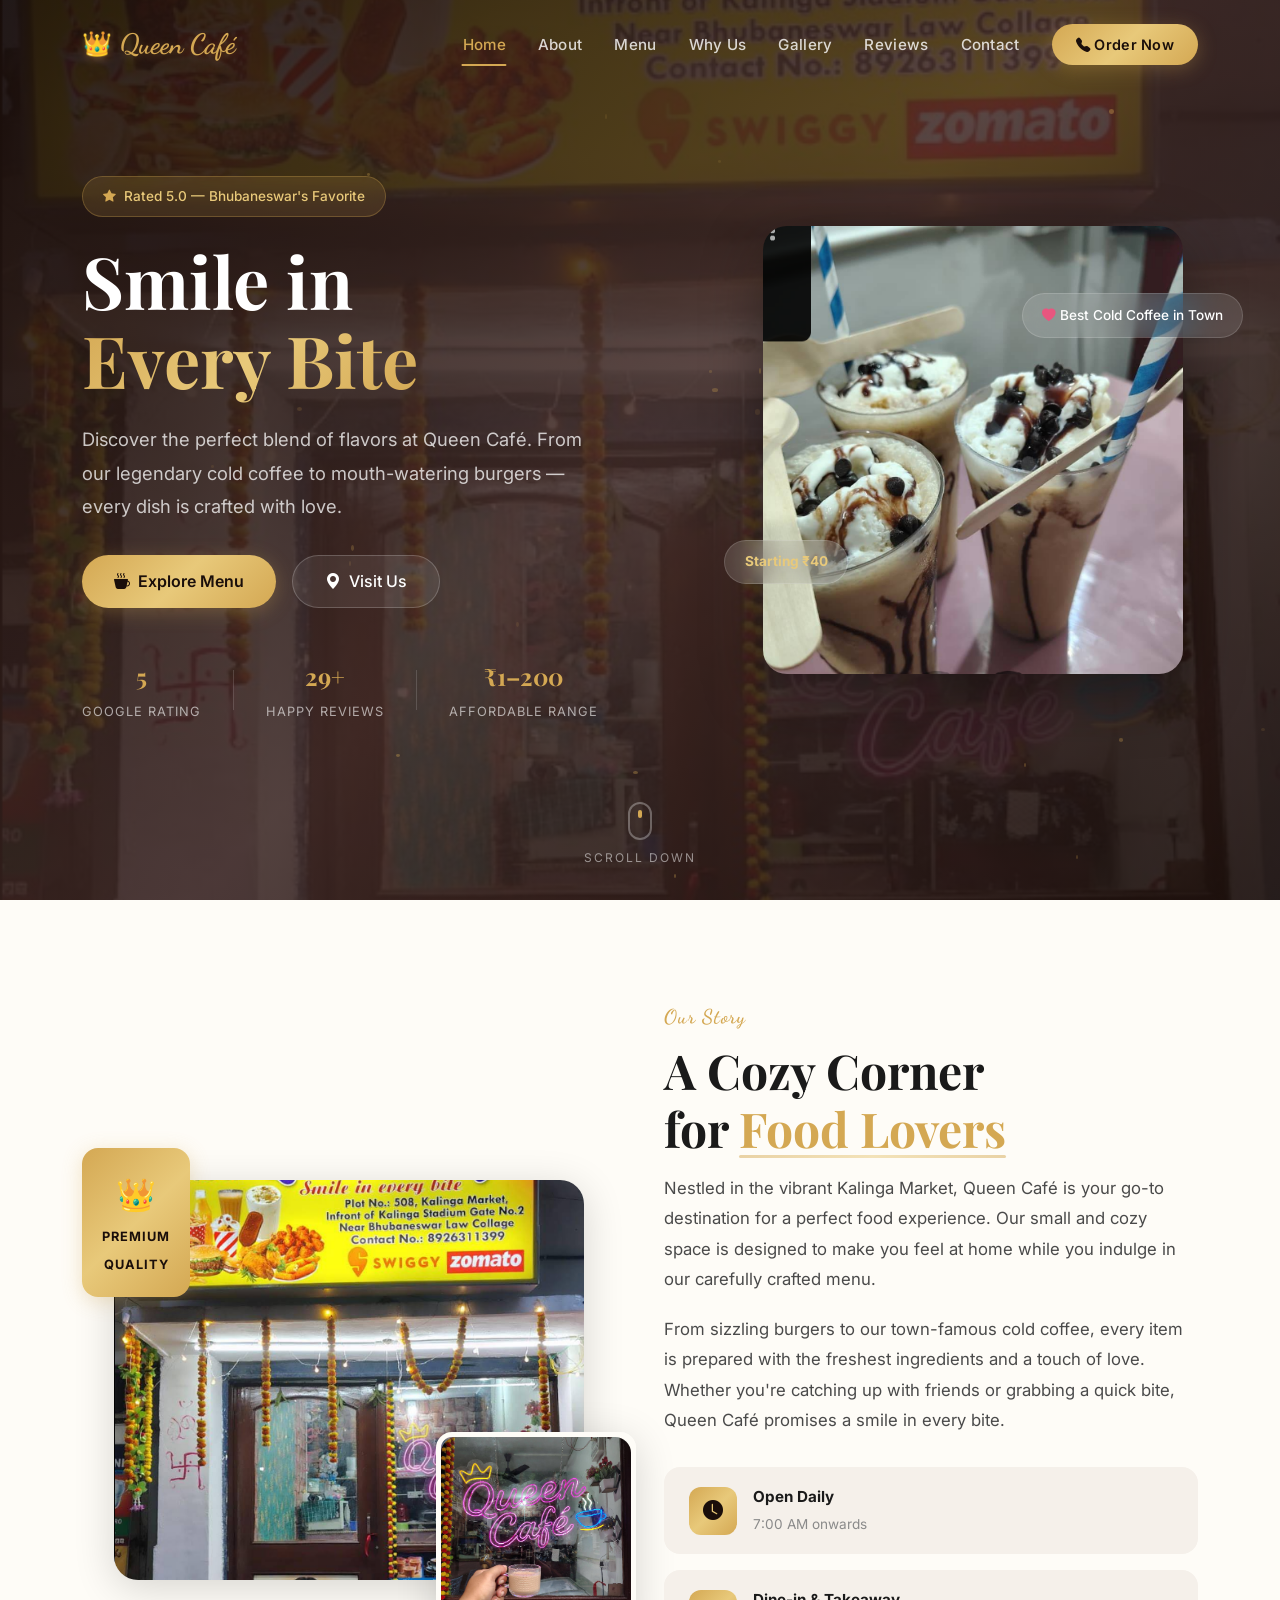
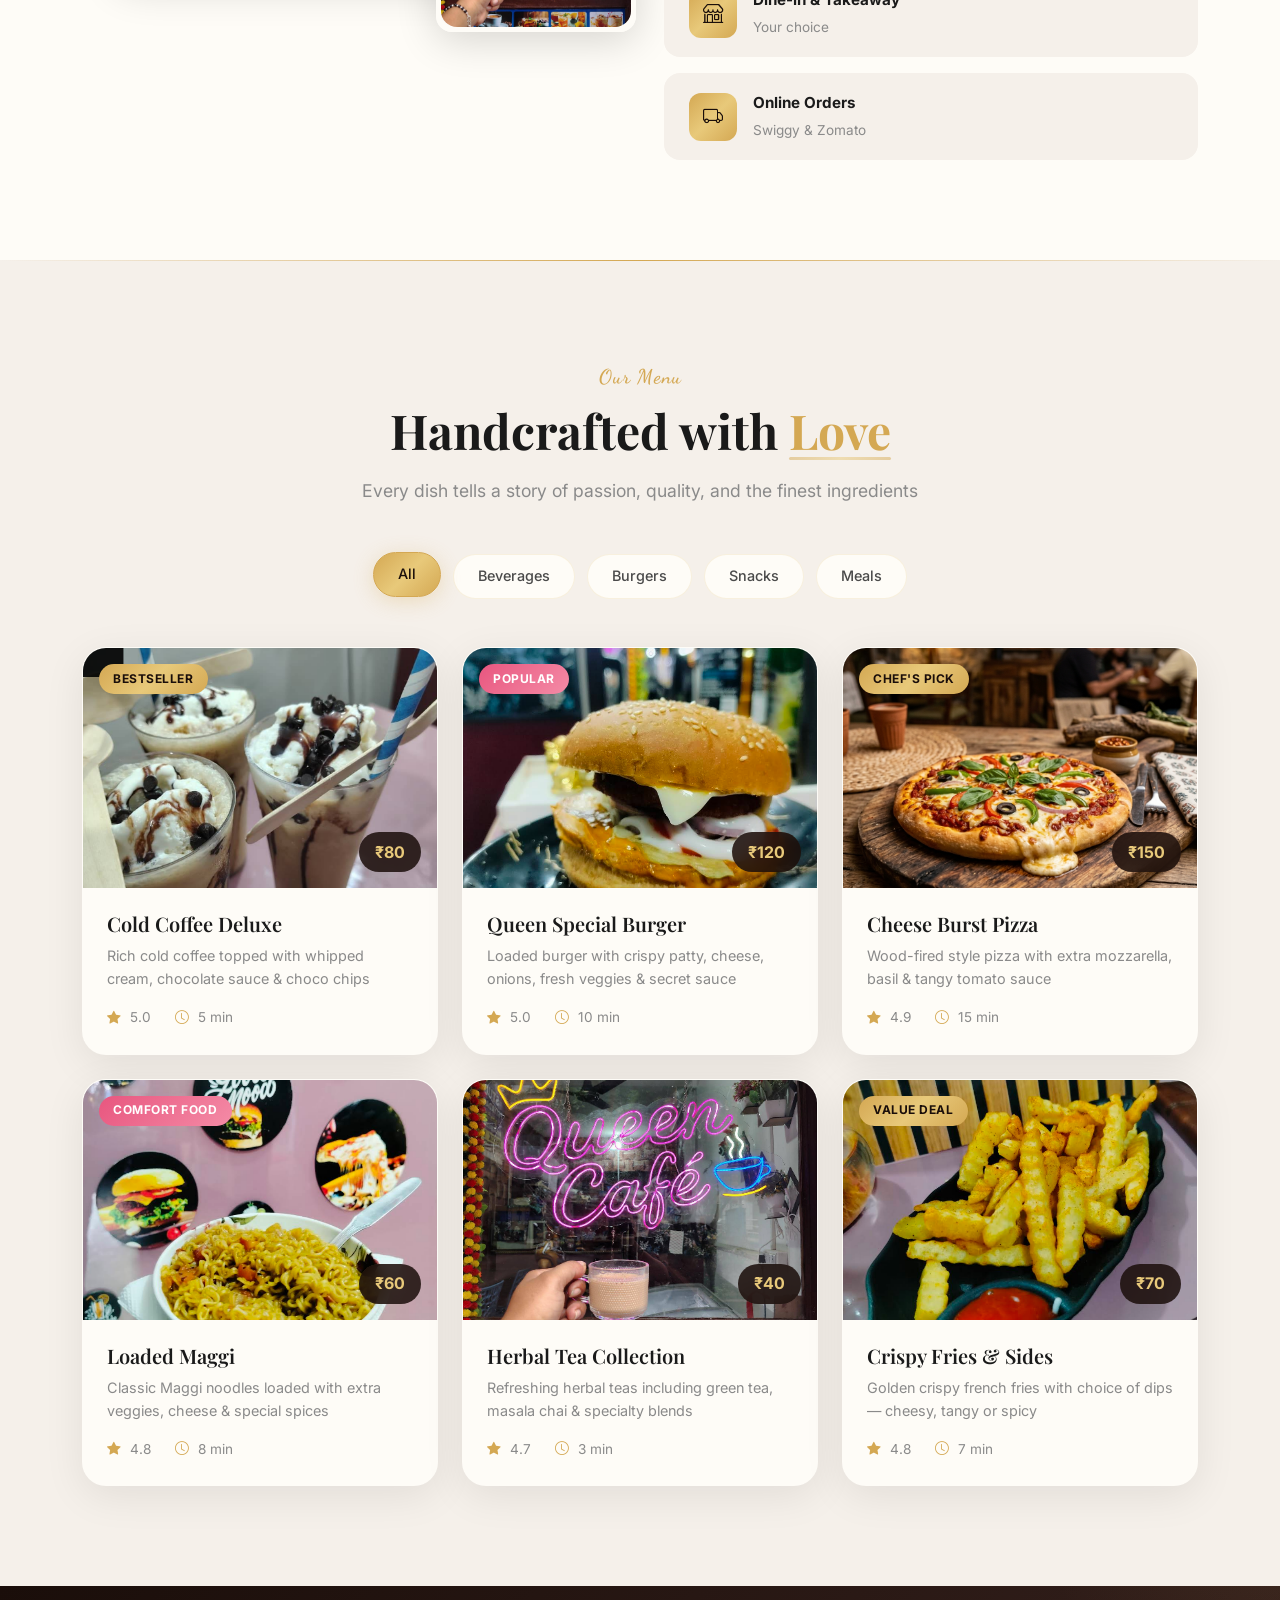
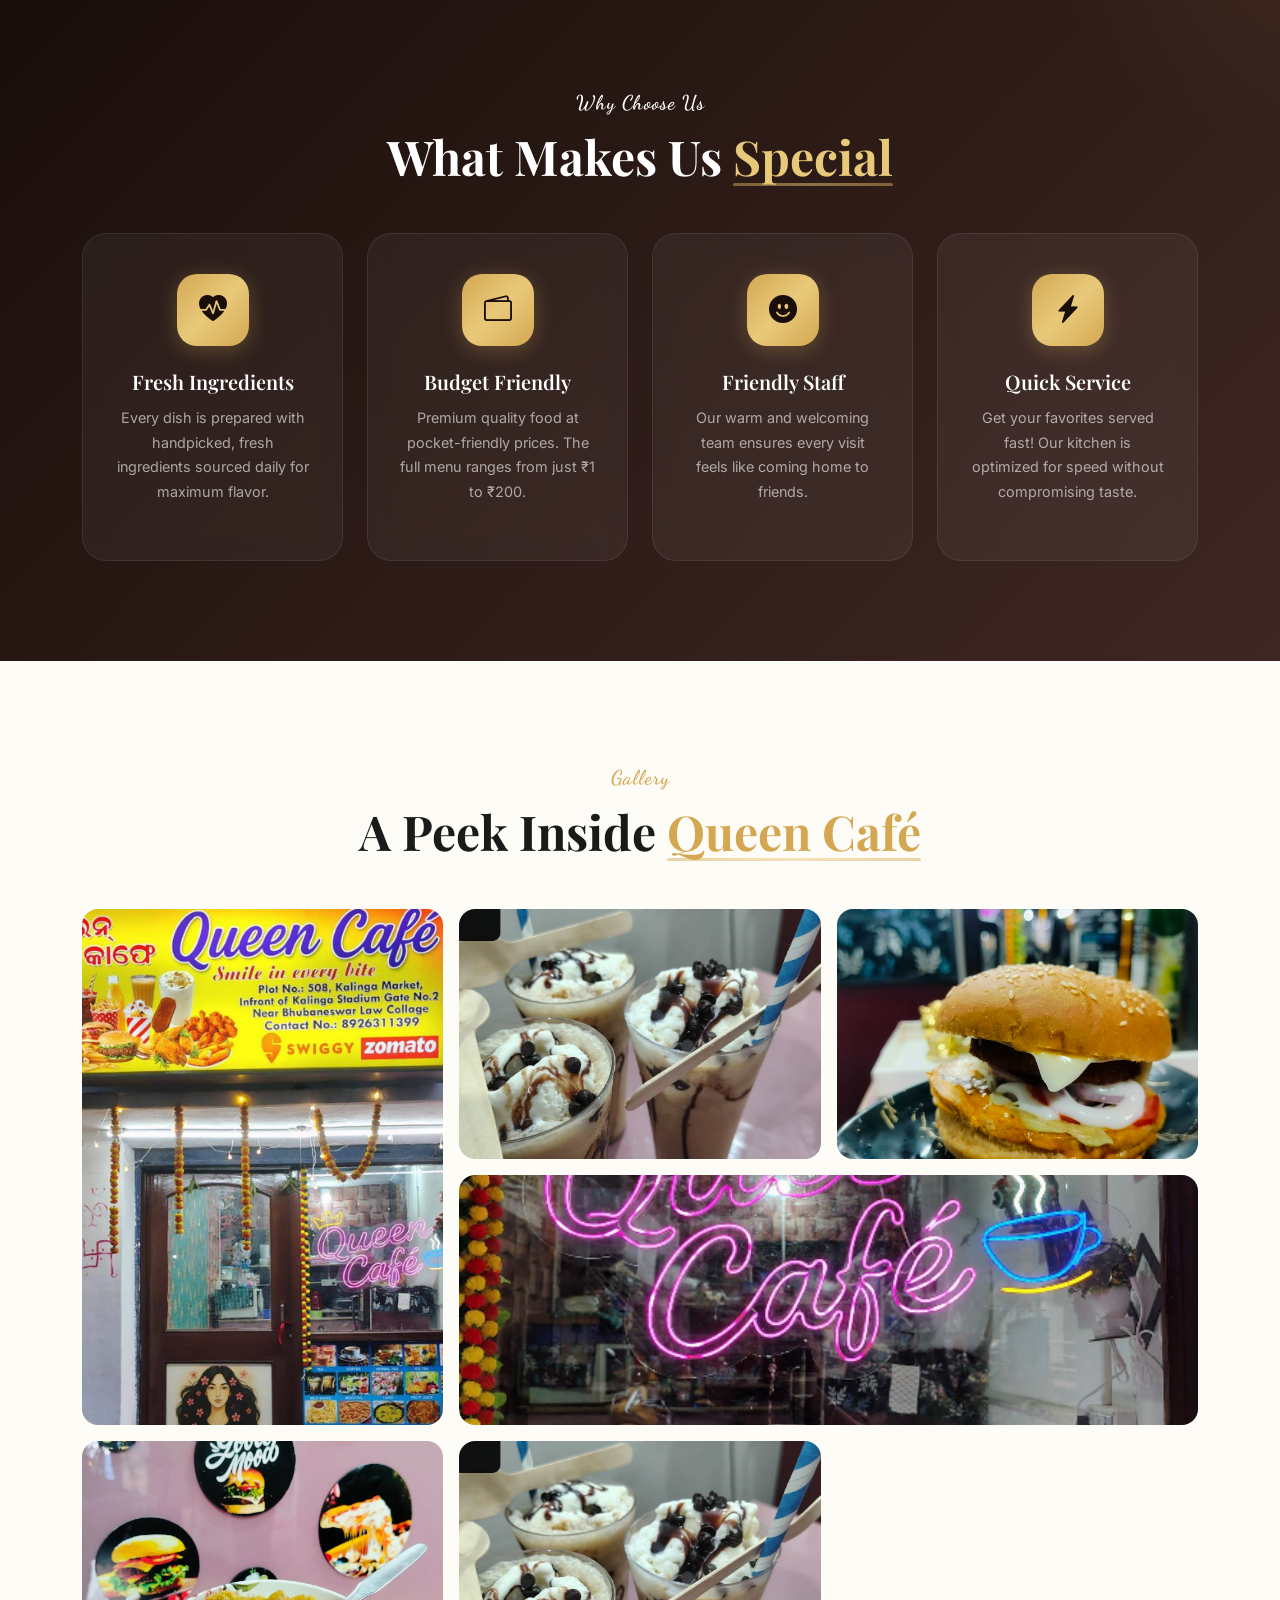
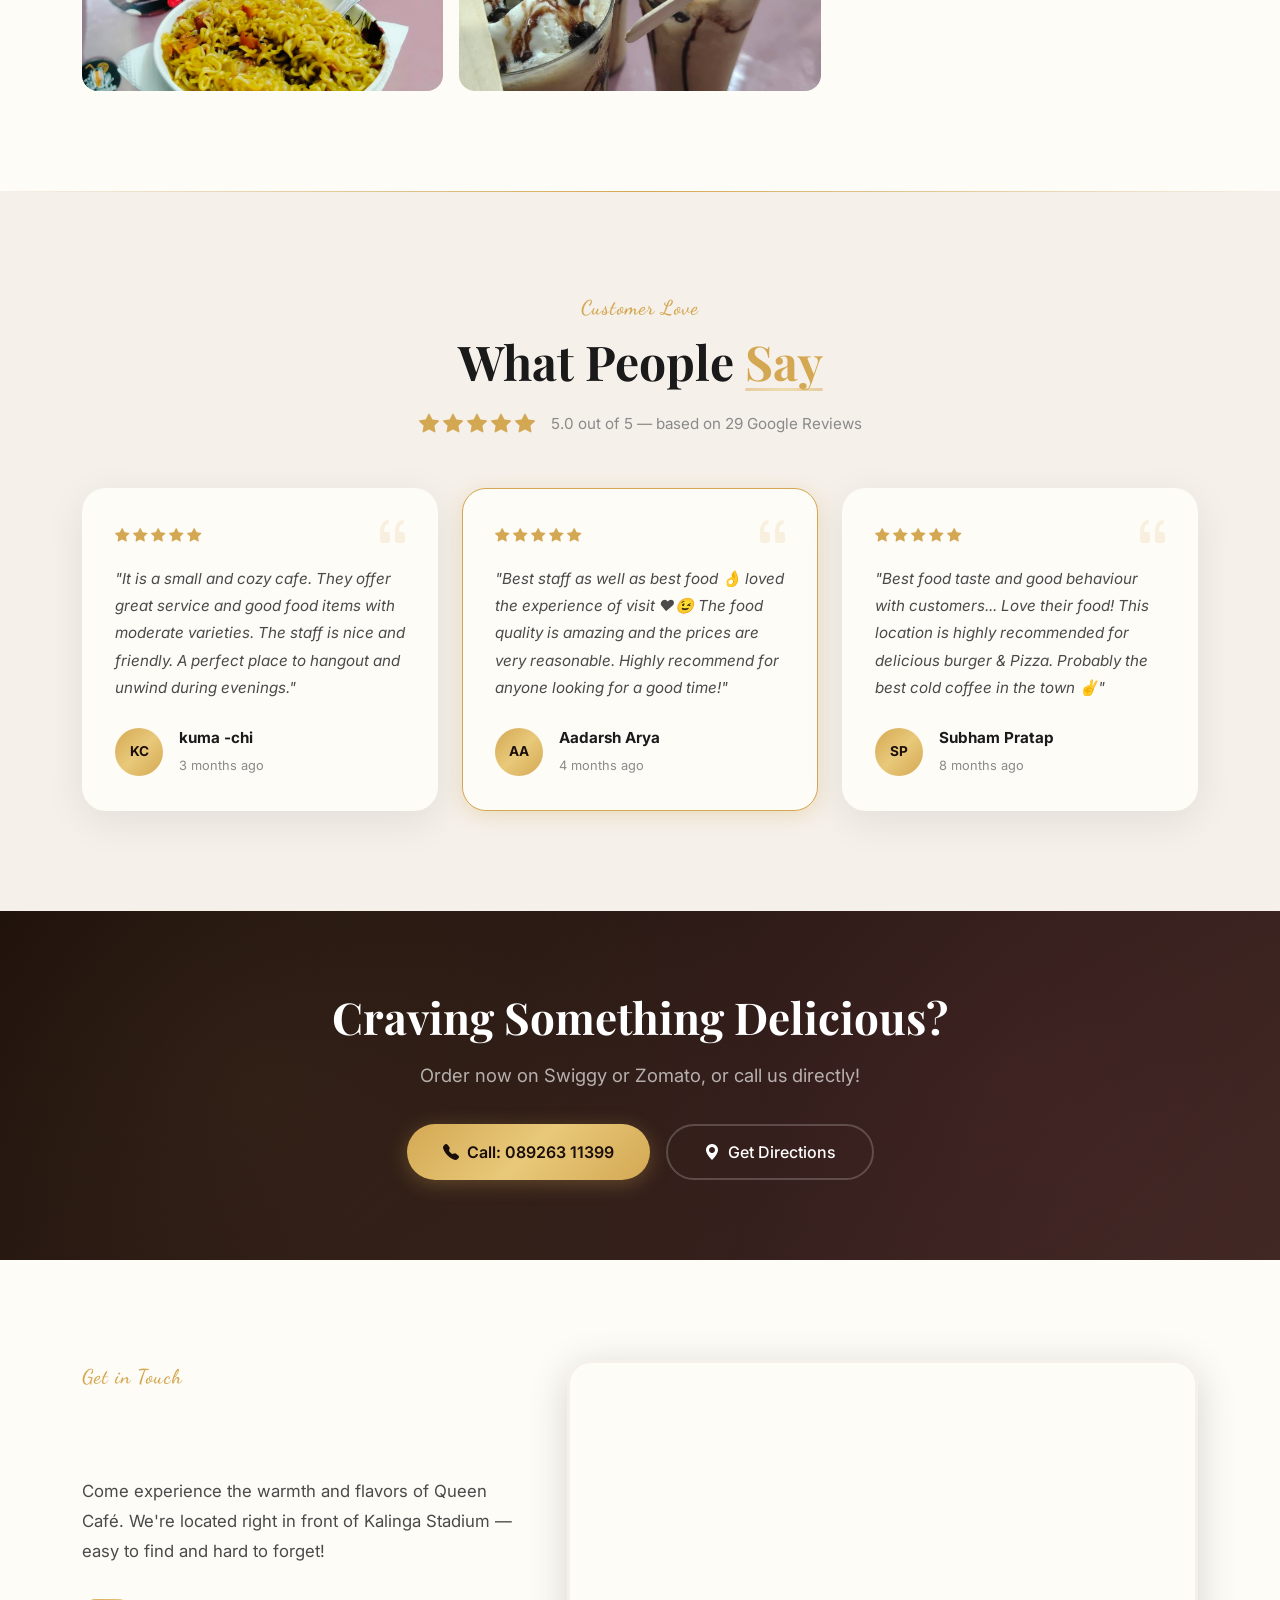
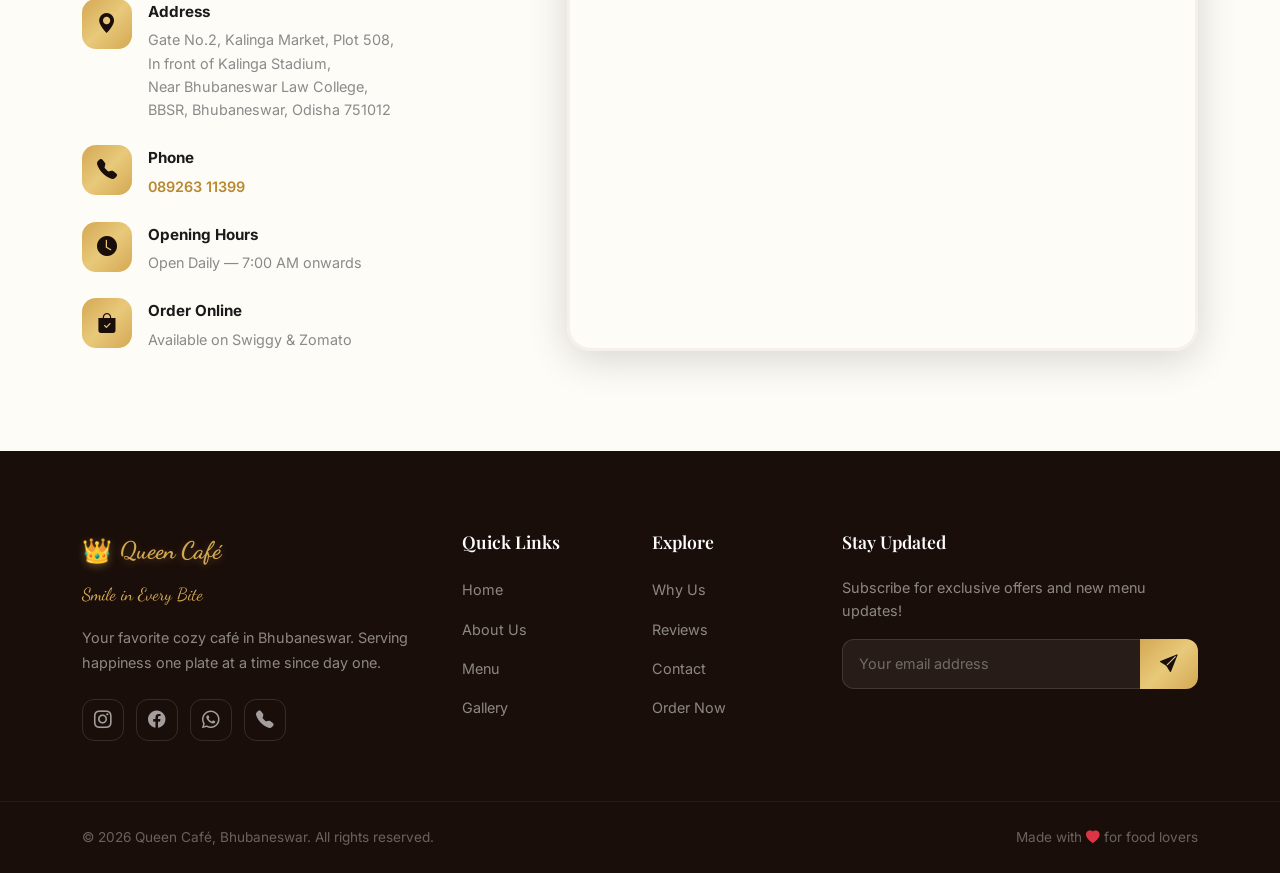
<file: cafe website/index.html>
<!DOCTYPE html>
<html lang="en">
<head>
    <meta charset="UTF-8">
    <meta name="viewport" content="width=device-width, initial-scale=1.0">
    <meta name="description" content="Queen Cafe - Smile in every bite. Bhubaneswar's best cozy cafe for burgers, pizza, cold coffee & more. Located near Kalinga Stadium, BBSR.">
    <meta name="keywords" content="Queen Cafe, Bhubaneswar cafe, coffee shop, burgers, pizza, cold coffee, Kalinga Stadium">
    <title>Queen Café — Smile in Every Bite | Bhubaneswar</title>

    <!-- Bootstrap 5 -->
    <link href="https://cdn.jsdelivr.net/npm/bootstrap@5.3.3/dist/css/bootstrap.min.css" rel="stylesheet">
    <!-- Google Fonts -->
    <link rel="preconnect" href="https://fonts.googleapis.com">
    <link rel="preconnect" href="https://fonts.gstatic.com" crossorigin>
    <link href="https://fonts.googleapis.com/css2?family=Playfair+Display:ital,wght@0,400;0,600;0,700;1,400&family=Inter:wght@300;400;500;600;700&family=Dancing+Script:wght@400;600;700&display=swap" rel="stylesheet">
    <!-- Bootstrap Icons -->
    <link rel="stylesheet" href="https://cdn.jsdelivr.net/npm/bootstrap-icons@1.11.3/font/bootstrap-icons.min.css">
    <!-- Custom CSS -->
    <link rel="stylesheet" href="styles.css">
</head>
<body>

    <!--  NAVBAR  -->
    <nav class="navbar navbar-expand-lg fixed-top" id="mainNav">
        <div class="container">
            <a class="navbar-brand" href="#home" id="navBrand">
                <span class="brand-crown">👑</span>
                <span class="brand-text">Queen Café</span>
            </a>
            <button class="navbar-toggler" type="button" data-bs-toggle="collapse" data-bs-target="#navbarNav" aria-controls="navbarNav" aria-expanded="false" aria-label="Toggle navigation" id="navToggle">
                <span class="toggler-icon"></span>
                <span class="toggler-icon"></span>
                <span class="toggler-icon"></span>
            </button>
            <div class="collapse navbar-collapse" id="navbarNav">
                <ul class="navbar-nav ms-auto">
                    <li class="nav-item"><a class="nav-link active" href="#home" id="navHome">Home</a></li>
                    <li class="nav-item"><a class="nav-link" href="#about" id="navAbout">About</a></li>
                    <li class="nav-item"><a class="nav-link" href="#menu" id="navMenu">Menu</a></li>
                    <li class="nav-item"><a class="nav-link" href="#features" id="navFeatures">Why Us</a></li>
                    <li class="nav-item"><a class="nav-link" href="#gallery" id="navGallery">Gallery</a></li>
                    <li class="nav-item"><a class="nav-link" href="#testimonials" id="navTestimonials">Reviews</a></li>
                    <li class="nav-item"><a class="nav-link" href="#contact" id="navContact">Contact</a></li>
                </ul>
                <a href="tel:+918926311399" class="btn btn-cta ms-lg-3" id="navCTA">
                    <i class="bi bi-telephone-fill"></i> Order Now
                </a>
            </div>
        </div>
    </nav>

    <!--  HERO SECTION  -->
    <section id="home" class="hero-section">
        <div class="hero-overlay"></div>
        <div class="hero-particles" id="heroParticles"></div>
        <div class="container hero-content">
            <div class="row align-items-center min-vh-100">
                <div class="col-lg-7">
                    <div class="hero-badge" id="heroBadge">
                        <i class="bi bi-star-fill"></i> Rated 5.0 — Bhubaneswar's Favorite
                    </div>
                    <h1 class="hero-title" id="heroTitle">
                        Smile in<br>
                        <span class="hero-highlight">Every Bite</span>
                    </h1>
                    <p class="hero-subtitle" id="heroSubtitle">
                        Discover the perfect blend of flavors at Queen Café. From our legendary cold coffee to mouth-watering burgers — every dish is crafted with love.
                    </p>
                    <div class="hero-cta-group">
                        <a href="#menu" class="btn btn-hero-primary" id="heroExploreCTA">
                            <i class="bi bi-cup-hot-fill"></i> Explore Menu
                        </a>
                        <a href="#contact" class="btn btn-hero-secondary" id="heroVisitCTA">
                            <i class="bi bi-geo-alt-fill"></i> Visit Us
                        </a>
                    </div>
                    <div class="hero-stats">
                        <div class="stat-item" id="heroStat1">
                            <span class="stat-number">5.0</span>
                            <span class="stat-label">Google Rating</span>
                        </div>
                        <div class="stat-divider"></div>
                        <div class="stat-item" id="heroStat2">
                            <span class="stat-number">29+</span>
                            <span class="stat-label">Happy Reviews</span>
                        </div>
                        <div class="stat-divider"></div>
                        <div class="stat-item" id="heroStat3">
                            <span class="stat-number">₹1–200</span>
                            <span class="stat-label">Affordable Range</span>
                        </div>
                    </div>
                </div>
                <div class="col-lg-5 d-none d-lg-block">
                    <div class="hero-image-wrapper" id="heroImageWrapper">
                        <div class="hero-image-glow"></div>
                        <img src="images/real-cold-coffee.png" alt="Queen Cafe's signature cold coffee" class="hero-image" id="heroImage">
                        <div class="floating-badge badge-top" id="floatingBadge1">
                            <i class="bi bi-heart-fill"></i> Best Cold Coffee in Town
                        </div>
                        <div class="floating-badge badge-bottom" id="floatingBadge2">
                            <span class="price-tag">Starting ₹40</span>
                        </div>
                    </div>
                </div>
            </div>
        </div>
        <div class="hero-scroll-indicator" id="heroScrollIndicator">
            <a href="#about">
                <div class="scroll-mouse">
                    <div class="scroll-dot"></div>
                </div>
                <span>Scroll Down</span>
            </a>
        </div>
    </section>

    <!--  ABOUT SECTION  -->
    <section id="about" class="about-section section-padding">
        <div class="container">
            <div class="row align-items-center g-5">
                <div class="col-lg-6">
                    <div class="about-image-grid" id="aboutImageGrid">
                        <div class="about-img-main">
                            <img src="images/real-storefront.png" alt="Queen Cafe storefront" class="img-fluid rounded-4">
                        </div>
                        <div class="about-img-float" id="aboutImgFloat">
                            <img src="images/real-neon-sign.png" alt="Queen Cafe neon sign" class="img-fluid rounded-4">
                        </div>
                        <div class="about-experience-badge" id="aboutExpBadge">
                            <span class="exp-number">👑</span>
                            <span class="exp-text">Premium<br>Quality</span>
                        </div>
                    </div>
                </div>
                <div class="col-lg-6">
                    <div class="section-label" id="aboutLabel">Our Story</div>
                    <h2 class="section-title" id="aboutTitle">A Cozy Corner<br>for <span class="text-accent">Food Lovers</span></h2>
                    <p class="section-description" id="aboutDesc">
                        Nestled in the vibrant Kalinga Market, Queen Café is your go-to destination for a perfect food experience. Our small and cozy space is designed to make you feel at home while you indulge in our carefully crafted menu.
                    </p>
                    <p class="section-description" id="aboutDesc2">
                        From sizzling burgers to our town-famous cold coffee, every item is prepared with the freshest ingredients and a touch of love. Whether you're catching up with friends or grabbing a quick bite, Queen Café promises a smile in every bite.
                    </p>
                    <div class="about-features-row">
                        <div class="about-feature" id="aboutFeature1">
                            <div class="feature-icon-sm"><i class="bi bi-clock-fill"></i></div>
                            <div>
                                <strong>Open Daily</strong>
                                <span>7:00 AM onwards</span>
                            </div>
                        </div>
                        <div class="about-feature" id="aboutFeature2">
                            <div class="feature-icon-sm"><i class="bi bi-shop"></i></div>
                            <div>
                                <strong>Dine-in & Takeaway</strong>
                                <span>Your choice</span>
                            </div>
                        </div>
                        <div class="about-feature" id="aboutFeature3">
                            <div class="feature-icon-sm"><i class="bi bi-truck"></i></div>
                            <div>
                                <strong>Online Orders</strong>
                                <span>Swiggy & Zomato</span>
                            </div>
                        </div>
                    </div>
                </div>
            </div>
        </div>
    </section>

    <!--  MENU SECTION  -->
    <section id="menu" class="menu-section section-padding">
        <div class="container">
            <div class="text-center mb-5">
                <div class="section-label" id="menuLabel">Our Menu</div>
                <h2 class="section-title" id="menuTitle">Handcrafted with <span class="text-accent">Love</span></h2>
                <p class="section-subtitle" id="menuSubtitle">Every dish tells a story of passion, quality, and the finest ingredients</p>
            </div>

            <!-- Menu Filter -->
            <div class="menu-filter text-center mb-5" id="menuFilter">
                <button class="filter-btn active" data-filter="all" id="filterAll">All</button>
                <button class="filter-btn" data-filter="beverages" id="filterBeverages">Beverages</button>
                <button class="filter-btn" data-filter="burgers" id="filterBurgers">Burgers</button>
                <button class="filter-btn" data-filter="snacks" id="filterSnacks">Snacks</button>
                <button class="filter-btn" data-filter="meals" id="filterMeals">Meals</button>
            </div>

            <div class="row g-4" id="menuGrid">
                <!-- Menu Item 1 -->
                <div class="col-lg-4 col-md-6 menu-item" data-category="beverages" id="menuItem1">
                    <div class="menu-card">
                        <div class="menu-card-img">
                            <img src="images/real-cold-coffee.png" alt="Cold Coffee with ice cream">
                            <div class="menu-card-badge">Bestseller</div>
                            <div class="menu-card-price">₹80</div>
                        </div>
                        <div class="menu-card-body">
                            <h3>Cold Coffee Deluxe</h3>
                            <p>Rich cold coffee topped with whipped cream, chocolate sauce & choco chips</p>
                            <div class="menu-card-meta">
                                <span><i class="bi bi-star-fill"></i> 5.0</span>
                                <span><i class="bi bi-clock"></i> 5 min</span>
                            </div>
                        </div>
                    </div>
                </div>

                <!-- Menu Item 2 -->
                <div class="col-lg-4 col-md-6 menu-item" data-category="burgers" id="menuItem2">
                    <div class="menu-card">
                        <div class="menu-card-img">
                            <img src="images/real-burger.png" alt="Classic Queen Burger">
                            <div class="menu-card-badge hot">Popular</div>
                            <div class="menu-card-price">₹120</div>
                        </div>
                        <div class="menu-card-body">
                            <h3>Queen Special Burger</h3>
                            <p>Loaded burger with crispy patty, cheese, onions, fresh veggies & secret sauce</p>
                            <div class="menu-card-meta">
                                <span><i class="bi bi-star-fill"></i> 5.0</span>
                                <span><i class="bi bi-clock"></i> 10 min</span>
                            </div>
                        </div>
                    </div>
                </div>

                <!-- Menu Item 3 -->
                <div class="col-lg-4 col-md-6 menu-item" data-category="meals" id="menuItem3">
                    <div class="menu-card">
                        <div class="menu-card-img">
                            <img src="images/cheese-pizza.png" alt="Cheese Burst Pizza">
                            <div class="menu-card-badge">Chef's Pick</div>
                            <div class="menu-card-price">₹150</div>
                        </div>
                        <div class="menu-card-body">
                            <h3>Cheese Burst Pizza</h3>
                            <p>Wood-fired style pizza with extra mozzarella, basil & tangy tomato sauce</p>
                            <div class="menu-card-meta">
                                <span><i class="bi bi-star-fill"></i> 4.9</span>
                                <span><i class="bi bi-clock"></i> 15 min</span>
                            </div>
                        </div>
                    </div>
                </div>

                <!-- Menu Item 4 -->
                <div class="col-lg-4 col-md-6 menu-item" data-category="snacks" id="menuItem4">
                    <div class="menu-card">
                        <div class="menu-card-img">
                            <img src="images/real-noodles.png" alt="Loaded Maggi Noodles">
                            <div class="menu-card-badge hot">Comfort Food</div>
                            <div class="menu-card-price">₹60</div>
                        </div>
                        <div class="menu-card-body">
                            <h3>Loaded Maggi</h3>
                            <p>Classic Maggi noodles loaded with extra veggies, cheese & special spices</p>
                            <div class="menu-card-meta">
                                <span><i class="bi bi-star-fill"></i> 4.8</span>
                                <span><i class="bi bi-clock"></i> 8 min</span>
                            </div>
                        </div>
                    </div>
                </div>

                <!-- Menu Item 5 -->
                <div class="col-lg-4 col-md-6 menu-item" data-category="beverages" id="menuItem5">
                    <div class="menu-card">
                        <div class="menu-card-img">
                            <img src="images/real-neon-sign.png" alt="Queen Cafe Tea & Beverages">
                            <div class="menu-card-price">₹40</div>
                        </div>
                        <div class="menu-card-body">
                            <h3>Herbal Tea Collection</h3>
                            <p>Refreshing herbal teas including green tea, masala chai & specialty blends</p>
                            <div class="menu-card-meta">
                                <span><i class="bi bi-star-fill"></i> 4.7</span>
                                <span><i class="bi bi-clock"></i> 3 min</span>
                            </div>
                        </div>
                    </div>
                </div>

                <!-- Menu Item 6 -->
                <div class="col-lg-4 col-md-6 menu-item" data-category="snacks" id="menuItem6">
                    <div class="menu-card">
                        <div class="menu-card-img">
                            <img src="images/real-fries.png" alt="Crispy Fries with ketchup">
                            <div class="menu-card-badge">Value Deal</div>
                            <div class="menu-card-price">₹70</div>
                        </div>
                        <div class="menu-card-body">
                            <h3>Crispy Fries & Sides</h3>
                            <p>Golden crispy french fries with choice of dips — cheesy, tangy or spicy</p>
                            <div class="menu-card-meta">
                                <span><i class="bi bi-star-fill"></i> 4.8</span>
                                <span><i class="bi bi-clock"></i> 7 min</span>
                            </div>
                        </div>
                    </div>
                </div>
            </div>
        </div>
    </section>

    <!--  FEATURES SECTION  -->
    <section id="features" class="features-section section-padding">
        <div class="container">
            <div class="text-center mb-5">
                <div class="section-label" id="featuresLabel">Why Choose Us</div>
                <h2 class="section-title" id="featuresTitle">What Makes Us <span class="text-accent">Special</span></h2>
            </div>
            <div class="row g-4">
                <div class="col-lg-3 col-md-6" id="featureCard1">
                    <div class="feature-card">
                        <div class="feature-icon">
                            <i class="bi bi-heart-pulse-fill"></i>
                        </div>
                        <h3>Fresh Ingredients</h3>
                        <p>Every dish is prepared with handpicked, fresh ingredients sourced daily for maximum flavor.</p>
                        <div class="feature-glow"></div>
                    </div>
                </div>
                <div class="col-lg-3 col-md-6" id="featureCard2">
                    <div class="feature-card">
                        <div class="feature-icon">
                            <i class="bi bi-wallet2"></i>
                        </div>
                        <h3>Budget Friendly</h3>
                        <p>Premium quality food at pocket-friendly prices. The full menu ranges from just ₹1 to ₹200.</p>
                        <div class="feature-glow"></div>
                    </div>
                </div>
                <div class="col-lg-3 col-md-6" id="featureCard3">
                    <div class="feature-card">
                        <div class="feature-icon">
                            <i class="bi bi-emoji-smile-fill"></i>
                        </div>
                        <h3>Friendly Staff</h3>
                        <p>Our warm and welcoming team ensures every visit feels like coming home to friends.</p>
                        <div class="feature-glow"></div>
                    </div>
                </div>
                <div class="col-lg-3 col-md-6" id="featureCard4">
                    <div class="feature-card">
                        <div class="feature-icon">
                            <i class="bi bi-lightning-charge-fill"></i>
                        </div>
                        <h3>Quick Service</h3>
                        <p>Get your favorites served fast! Our kitchen is optimized for speed without compromising taste.</p>
                        <div class="feature-glow"></div>
                    </div>
                </div>
            </div>
        </div>
    </section>

    <!--  GALLERY SECTION  -->
    <section id="gallery" class="gallery-section section-padding">
        <div class="container">
            <div class="text-center mb-5">
                <div class="section-label" id="galleryLabel">Gallery</div>
                <h2 class="section-title" id="galleryTitle">A Peek Inside <span class="text-accent">Queen Café</span></h2>
            </div>
            <div class="gallery-grid" id="galleryGrid">
                <div class="gallery-item gallery-item-tall" id="galleryItem1">
                    <img src="images/real-storefront.png" alt="Queen Cafe storefront">
                    <div class="gallery-overlay">
                        <i class="bi bi-zoom-in"></i>
                        <span>Our Storefront</span>
                    </div>
                </div>
                <div class="gallery-item" id="galleryItem2">
                    <img src="images/real-cold-coffee.png" alt="Cold coffee specialties">
                    <div class="gallery-overlay">
                        <i class="bi bi-zoom-in"></i>
                        <span>Signature Cold Coffee</span>
                    </div>
                </div>
                <div class="gallery-item" id="galleryItem3">
                    <img src="images/real-burger.png" alt="Queen Cafe burgers">
                    <div class="gallery-overlay">
                        <i class="bi bi-zoom-in"></i>
                        <span>Gourmet Burgers</span>
                    </div>
                </div>
                <div class="gallery-item gallery-item-wide" id="galleryItem4">
                    <img src="images/real-neon-sign.png" alt="Queen Cafe neon sign">
                    <div class="gallery-overlay">
                        <i class="bi bi-zoom-in"></i>
                        <span>Neon Vibes</span>
                    </div>
                </div>
                <div class="gallery-item" id="galleryItem5">
                    <img src="images/real-noodles.png" alt="Queen Cafe noodles">
                    <div class="gallery-overlay">
                        <i class="bi bi-zoom-in"></i>
                        <span>Loaded Maggi</span>
                    </div>
                </div>
                <div class="gallery-item" id="galleryItem6">
                    <img src="images/real-cold-coffee.png" alt="Queen Cafe cold coffee closeup">
                    <div class="gallery-overlay">
                        <i class="bi bi-zoom-in"></i>
                        <span>Cold Coffee Bliss</span>
                    </div>
                </div>
            </div>
        </div>
    </section>

    <!--  TESTIMONIALS SECTION  -->
    <section id="testimonials" class="testimonials-section section-padding">
        <div class="container">
            <div class="text-center mb-5">
                <div class="section-label" id="testimonialsLabel">Customer Love</div>
                <h2 class="section-title" id="testimonialsTitle">What People <span class="text-accent">Say</span></h2>
                <div class="rating-overview" id="ratingOverview">
                    <div class="rating-stars">
                        <i class="bi bi-star-fill"></i>
                        <i class="bi bi-star-fill"></i>
                        <i class="bi bi-star-fill"></i>
                        <i class="bi bi-star-fill"></i>
                        <i class="bi bi-star-fill"></i>
                    </div>
                    <span class="rating-text">5.0 out of 5 — based on 29 Google Reviews</span>
                </div>
            </div>
            <div class="row g-4">
                <div class="col-lg-4 col-md-6" id="testimonialCard1">
                    <div class="testimonial-card">
                        <div class="testimonial-stars">
                            <i class="bi bi-star-fill"></i>
                            <i class="bi bi-star-fill"></i>
                            <i class="bi bi-star-fill"></i>
                            <i class="bi bi-star-fill"></i>
                            <i class="bi bi-star-fill"></i>
                        </div>
                        <p class="testimonial-text">"It is a small and cozy cafe. They offer great service and good food items with moderate varieties. The staff is nice and friendly. A perfect place to hangout and unwind during evenings."</p>
                        <div class="testimonial-author">
                            <div class="author-avatar">KC</div>
                            <div>
                                <strong>kuma -chi</strong>
                                <span>3 months ago</span>
                            </div>
                        </div>
                        <div class="testimonial-quote"><i class="bi bi-quote"></i></div>
                    </div>
                </div>
                <div class="col-lg-4 col-md-6" id="testimonialCard2">
                    <div class="testimonial-card featured">
                        <div class="testimonial-stars">
                            <i class="bi bi-star-fill"></i>
                            <i class="bi bi-star-fill"></i>
                            <i class="bi bi-star-fill"></i>
                            <i class="bi bi-star-fill"></i>
                            <i class="bi bi-star-fill"></i>
                        </div>
                        <p class="testimonial-text">"Best staff as well as best food 👌 loved the experience of visit ❤️😉 The food quality is amazing and the prices are very reasonable. Highly recommend for anyone looking for a good time!"</p>
                        <div class="testimonial-author">
                            <div class="author-avatar">AA</div>
                            <div>
                                <strong>Aadarsh Arya</strong>
                                <span>4 months ago</span>
                            </div>
                        </div>
                        <div class="testimonial-quote"><i class="bi bi-quote"></i></div>
                    </div>
                </div>
                <div class="col-lg-4 col-md-6" id="testimonialCard3">
                    <div class="testimonial-card">
                        <div class="testimonial-stars">
                            <i class="bi bi-star-fill"></i>
                            <i class="bi bi-star-fill"></i>
                            <i class="bi bi-star-fill"></i>
                            <i class="bi bi-star-fill"></i>
                            <i class="bi bi-star-fill"></i>
                        </div>
                        <p class="testimonial-text">"Best food taste and good behaviour with customers... Love their food! This location is highly recommended for delicious burger & Pizza. Probably the best cold coffee in the town ✌️"</p>
                        <div class="testimonial-author">
                            <div class="author-avatar">SP</div>
                            <div>
                                <strong>Subham Pratap</strong>
                                <span>8 months ago</span>
                            </div>
                        </div>
                        <div class="testimonial-quote"><i class="bi bi-quote"></i></div>
                    </div>
                </div>
            </div>
        </div>
    </section>

    <!--  CTA / ORDER BANNER  -->
    <section class="cta-section" id="ctaSection">
        <div class="cta-bg-pattern"></div>
        <div class="container text-center">
            <h2 class="cta-title" id="ctaTitle">Craving Something Delicious?</h2>
            <p class="cta-subtitle" id="ctaSubtitle">Order now on Swiggy or Zomato, or call us directly!</p>
            <div class="cta-buttons" id="ctaButtons">
                <a href="tel:+918926311399" class="btn btn-cta-primary" id="ctaCall">
                    <i class="bi bi-telephone-fill"></i> Call: 089263 11399
                </a>
                <a href="#contact" class="btn btn-cta-outline" id="ctaDirections">
                    <i class="bi bi-geo-alt-fill"></i> Get Directions
                </a>
            </div>
        </div>
    </section>

    <!--  CONTACT SECTION  -->
    <section id="contact" class="contact-section section-padding">
        <div class="container">
            <div class="row g-5">
                <div class="col-lg-5">
                    <div class="section-label" id="contactLabel">Get in Touch</div>
                    <h2 class="section-title" id="contactTitle">Visit <span class="text-accent">Queen Café</span></h2>
                    <p class="section-description" id="contactDesc">Come experience the warmth and flavors of Queen Café. We're located right in front of Kalinga Stadium — easy to find and hard to forget!</p>

                    <div class="contact-info-list">
                        <div class="contact-info-item" id="contactAddress">
                            <div class="contact-icon"><i class="bi bi-geo-alt-fill"></i></div>
                            <div>
                                <strong>Address</strong>
                                <p>Gate No.2, Kalinga Market, Plot 508,<br>In front of Kalinga Stadium,<br>Near Bhubaneswar Law College,<br>BBSR, Bhubaneswar, Odisha 751012</p>
                            </div>
                        </div>
                        <div class="contact-info-item" id="contactPhone">
                            <div class="contact-icon"><i class="bi bi-telephone-fill"></i></div>
                            <div>
                                <strong>Phone</strong>
                                <p><a href="tel:+918926311399">089263 11399</a></p>
                            </div>
                        </div>
                        <div class="contact-info-item" id="contactHours">
                            <div class="contact-icon"><i class="bi bi-clock-fill"></i></div>
                            <div>
                                <strong>Opening Hours</strong>
                                <p>Open Daily — 7:00 AM onwards</p>
                            </div>
                        </div>
                        <div class="contact-info-item" id="contactOrder">
                            <div class="contact-icon"><i class="bi bi-bag-check-fill"></i></div>
                            <div>
                                <strong>Order Online</strong>
                                <p>Available on Swiggy & Zomato</p>
                            </div>
                        </div>
                    </div>
                </div>
                <div class="col-lg-7">
                    <div class="map-wrapper" id="mapWrapper">
                        <iframe
                            src="https://www.google.com/maps/embed?pb=!1m18!1m12!1m3!1d3742.7!2d85.8185!3d20.2831!2m3!1f0!2f0!3f0!3m2!1i1024!2i768!4f13.1!3m3!1m2!1s0x0%3A0x0!2zMjDCsDE2JzU5LjIiTiA4NcKwNDknMDYuNiJF!5e0!3m2!1sen!2sin!4v1"
                            width="100%" height="450" style="border:0;" allowfullscreen="" loading="lazy"
                            referrerpolicy="no-referrer-when-downgrade" title="Queen Cafe Location Map">
                        </iframe>
                    </div>
                </div>
            </div>
        </div>
    </section>

    <!--  FOOTER  -->
    <footer class="footer-section" id="footer">
        <div class="footer-top">
            <div class="container">
                <div class="row g-4">
                    <div class="col-lg-4 col-md-6">
                        <div class="footer-brand" id="footerBrand">
                            <span class="brand-crown">👑</span>
                            <span class="brand-text">Queen Café</span>
                        </div>
                        <p class="footer-tagline">Smile in Every Bite</p>
                        <p class="footer-desc">Your favorite cozy café in Bhubaneswar. Serving happiness one plate at a time since day one.</p>
                        <div class="footer-social" id="footerSocial">
                            <a href="#" aria-label="Instagram" id="socialInstagram"><i class="bi bi-instagram"></i></a>
                            <a href="#" aria-label="Facebook" id="socialFacebook"><i class="bi bi-facebook"></i></a>
                            <a href="#" aria-label="WhatsApp" id="socialWhatsApp"><i class="bi bi-whatsapp"></i></a>
                            <a href="tel:+918926311399" aria-label="Phone" id="socialPhone"><i class="bi bi-telephone-fill"></i></a>
                        </div>
                    </div>
                    <div class="col-lg-2 col-md-6">
                        <h4 class="footer-heading">Quick Links</h4>
                        <ul class="footer-links" id="footerLinks1">
                            <li><a href="#home">Home</a></li>
                            <li><a href="#about">About Us</a></li>
                            <li><a href="#menu">Menu</a></li>
                            <li><a href="#gallery">Gallery</a></li>
                        </ul>
                    </div>
                    <div class="col-lg-2 col-md-6">
                        <h4 class="footer-heading">Explore</h4>
                        <ul class="footer-links" id="footerLinks2">
                            <li><a href="#features">Why Us</a></li>
                            <li><a href="#testimonials">Reviews</a></li>
                            <li><a href="#contact">Contact</a></li>
                            <li><a href="tel:+918926311399">Order Now</a></li>
                        </ul>
                    </div>
                    <div class="col-lg-4 col-md-6">
                        <h4 class="footer-heading">Stay Updated</h4>
                        <p class="footer-newsletter-text">Subscribe for exclusive offers and new menu updates!</p>
                        <form class="footer-newsletter" id="newsletterForm">
                            <div class="input-group">
                                <input type="email" class="form-control" placeholder="Your email address" aria-label="Email" id="newsletterEmail">
                                <button class="btn btn-newsletter" type="submit" id="newsletterSubmit">
                                    <i class="bi bi-send-fill"></i>
                                </button>
                            </div>
                        </form>
                    </div>
                </div>
            </div>
        </div>
        <div class="footer-bottom">
            <div class="container">
                <div class="row align-items-center">
                    <div class="col-md-6">
                        <p class="footer-copyright" id="footerCopyright">© 2026 Queen Café, Bhubaneswar. All rights reserved.</p>
                    </div>
                    <div class="col-md-6 text-md-end">
                        <p class="footer-made" id="footerMade">Made with <i class="bi bi-heart-fill text-danger"></i> for food lovers</p>
                    </div>
                </div>
            </div>
        </div>
    </footer>

    <!--  BACK TO TOP  -->
    <button class="back-to-top" id="backToTop" aria-label="Back to top">
        <i class="bi bi-arrow-up"></i>
    </button>

    <!-- Bootstrap JS -->
    <script src="https://cdn.jsdelivr.net/npm/bootstrap@5.3.3/dist/js/bootstrap.bundle.min.js"></script>
    <!-- Custom JS -->
    <script src="script.js"></script>
</body>
</html>
</file>
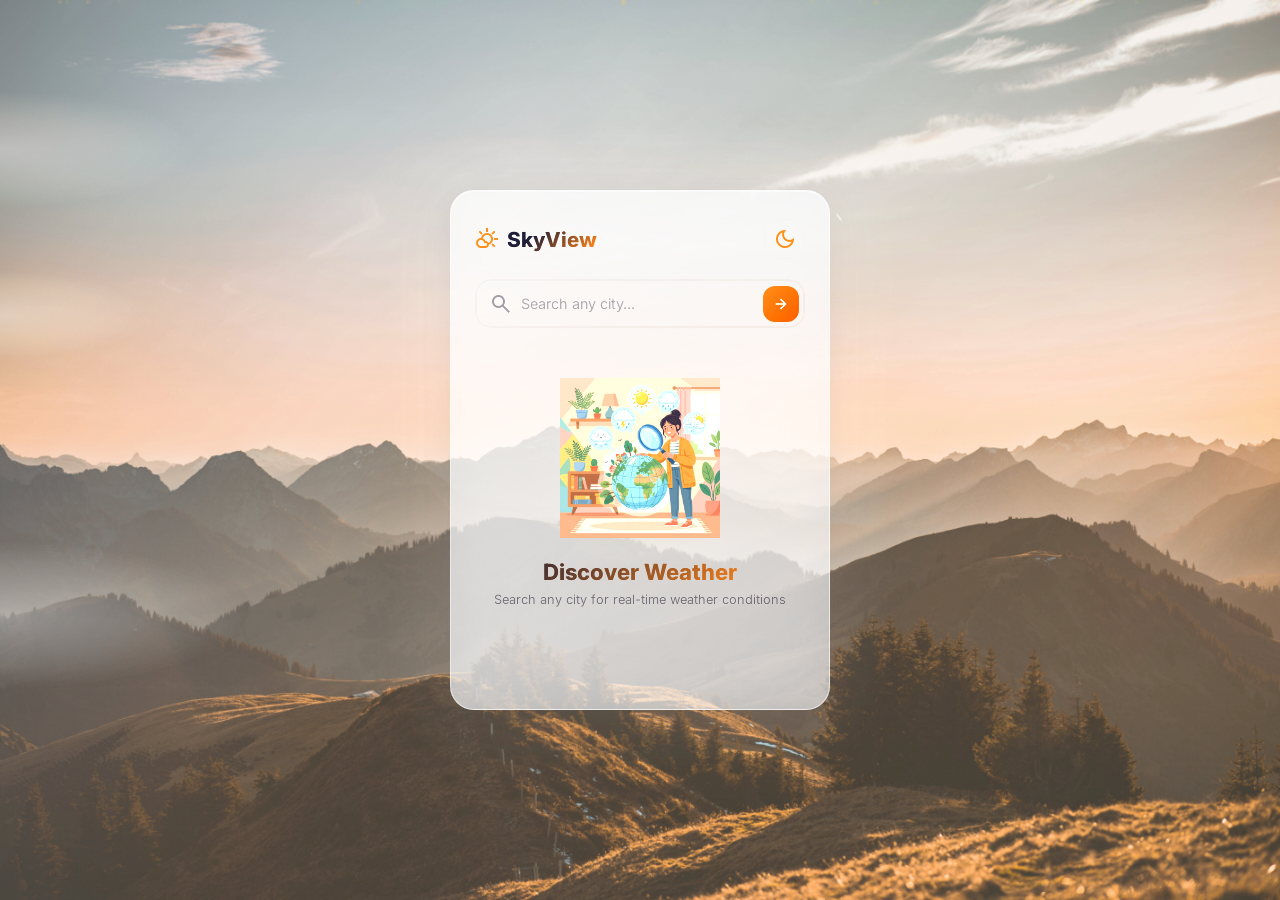
<file: weather app/index.html>
<!DOCTYPE html>
<html lang="en">
<head>
    <meta charset="UTF-8">
    <meta name="viewport" content="width=device-width, initial-scale=1.0">
    <meta name="description" content="SkyView Weather - Real-time weather forecasts for any city">
    <title>SkyView Weather - Real-Time Forecasts</title>
    <link rel="stylesheet" href="style.css">
    <script src="script.js" defer></script>
    <link rel="preconnect" href="https://fonts.googleapis.com">
    <link rel="preconnect" href="https://fonts.gstatic.com" crossorigin>
    <link href="https://fonts.googleapis.com/css2?family=Inter:wght@300;400;500;600;700;800&display=swap" rel="stylesheet">
    <link rel="stylesheet" href="https://fonts.googleapis.com/css2?family=Material+Symbols+Outlined" />
</head>
<body>
    <div class="bg-particles" id="bgParticles"></div>
    <div class="floating-clouds">
        <div class="cloud cloud-1"></div>
        <div class="cloud cloud-2"></div>
        <div class="cloud cloud-3"></div>
    </div>

    <main class="main-container" id="mainContainer">
        <div class="app-header">
            <div class="app-logo">
                <span class="material-symbols-outlined logo-icon">partly_cloudy_day</span>
                <h2 class="app-title">SkyView</h2>
            </div>
            <div class="header-right">
                <button class="theme-toggle" id="themeToggle" aria-label="Toggle theme">
                    <span class="material-symbols-outlined theme-icon" id="themeIcon">dark_mode</span>
                </button>
            </div>
        </div>

        <header class="input-container" id="searchHeader">
            <span class="material-symbols-outlined search-icon-left">search</span>
            <input class="city-input" id="cityInput" placeholder="Search any city..." type="text" autocomplete="off">
            <button class="search-btn" id="searchBtn">
                <span class="material-symbols-outlined">arrow_forward</span>
            </button>
        </header>

        <section class="weather-info" id="weatherInfo" style="display: none;">
            <div class="location-date-container">
                <div class="location">
                    <span class="material-symbols-outlined location-pin">location_on</span>
                    <h4 class="country-txt" id="countryTxt">Jakarta</h4>
                </div>
                <h5 class="current-date-txt regular-txt" id="currentDateTxt">Wed, 07 Aug</h5>
            </div>
            <div class="weather-summary-container">
                <div class="weather-icon-wrapper">
                    <img src="image/cloud.png" class="weather-summary-img" id="weatherSummaryImg" alt="Weather">
                </div>
                <div class="weather-summary-info">
                    <h1 class="temp-txt" id="tempTxt">29 °C</h1>
                    <h3 class="condition-txt regular-txt" id="conditionTxt">Clouds</h3>
                </div>
            </div>
            <div class="weather-conditions-container">
                <div class="condition-item">
                    <div class="condition-icon-wrap"><span class="material-symbols-outlined">water_drop</span></div>
                    <div class="condition-info">
                        <h5 class="regular-txt">Humidity</h5>
                        <h5 class="humidity-value-txt" id="humidityValueTxt">55%</h5>
                    </div>
                </div>
                <div class="condition-item">
                    <div class="condition-icon-wrap"><span class="material-symbols-outlined">air</span></div>
                    <div class="condition-info">
                        <h5 class="regular-txt">Wind Speed</h5>
                        <h5 class="wind-value-txt" id="windValueTxt">2 M/s</h5>
                    </div>
                </div>
                <div class="condition-item">
                    <div class="condition-icon-wrap"><span class="material-symbols-outlined">thermostat</span></div>
                    <div class="condition-info">
                        <h5 class="regular-txt">Feels Like</h5>
                        <h5 class="feels-like-value-txt" id="feelsLikeValueTxt">31 °C</h5>
                    </div>
                </div>
                <div class="condition-item">
                    <div class="condition-icon-wrap"><span class="material-symbols-outlined">speed</span></div>
                    <div class="condition-info">
                        <h5 class="regular-txt">Pressure</h5>
                        <h5 class="pressure-value-txt" id="pressureValueTxt">1013 hPa</h5>
                    </div>
                </div>
            </div>
            <div class="forecast-section">
                <h4 class="forecast-title"><span class="material-symbols-outlined">calendar_month</span> 5-Day Forecast</h4>
                <div class="forecast-scroll-container" id="forecastScroll">
                    <div class="forecast-items-containers" id="forecastItemsContainer"></div>
                </div>
            </div>
        </section>

        <section class="search-city section-message" id="searchCitySection">
            <div class="message-illustration"><img src="image/search-message.png" alt="Search"></div>
            <div class="message-text">
                <h1>Discover Weather</h1>
                <h4 class="regular-txt">Search any city for real-time weather conditions</h4>
            </div>
        </section>

        <section class="not-found section-message" id="notFoundSection" style="display: none">
            <div class="message-illustration"><img src="image/not-found.png" alt="Not found"></div>
            <div class="message-text">
                <h1>City Not Found</h1>
                <h4 class="regular-txt">Please check the city name and try again</h4>
            </div>
        </section>
    </main>
</body>
</html>
</file>
<file: cafe website/styles.css>
:root {
    /* Primary Palette — Warm Gold & Coffee */
    --gold: #D4A853;
    --gold-light: #E8C97A;
    --gold-dark: #B8892E;
    --coffee: #3E2723;
    --coffee-light: #5D4037;
    --espresso: #1A0E0A;

    /* Accent Colors */
    --rose: #E8567F;
    --rose-light: #F48BA6;
    --cream: #FFF8F0;
    --warm-white: #FEFCF7;
    --warm-gray: #F5F0EA;

    /* Neutrals */
    --text-dark: #1A1A1A;
    --text-body: #4A4A4A;
    --text-muted: #8A8A8A;
    --border-light: rgba(212, 168, 83, 0.15);

    /* Gradients */
    --gradient-gold: linear-gradient(135deg, #D4A853 0%, #E8C97A 50%, #D4A853 100%);
    --gradient-dark: linear-gradient(135deg, #1A0E0A 0%, #3E2723 100%);
    --gradient-hero: linear-gradient(135deg, rgba(26, 14, 10, 0.92) 0%, rgba(62, 39, 35, 0.85) 50%, rgba(26, 14, 10, 0.9) 100%);
    --gradient-glass: linear-gradient(135deg, rgba(255, 255, 255, 0.1) 0%, rgba(255, 255, 255, 0.02) 100%);

    /* Shadows */
    --shadow-sm: 0 2px 8px rgba(0, 0, 0, 0.08);
    --shadow-md: 0 4px 20px rgba(0, 0, 0, 0.12);
    --shadow-lg: 0 8px 40px rgba(0, 0, 0, 0.16);
    --shadow-gold: 0 4px 20px rgba(212, 168, 83, 0.3);
    --shadow-card: 0 10px 40px rgba(0, 0, 0, 0.08);

    /* Typography */
    --font-heading: 'Playfair Display', Georgia, serif;
    --font-body: 'Inter', -apple-system, BlinkMacSystemFont, sans-serif;
    --font-script: 'Dancing Script', cursive;

    /* Spacing & Sizing */
    --section-padding: 100px 0;
    --border-radius: 16px;
    --border-radius-lg: 24px;
    --transition: all 0.4s cubic-bezier(0.25, 0.46, 0.45, 0.94);
    --transition-fast: all 0.25s ease;
}

/*  RESET & BASE  */
*,
*::before,
*::after {
    margin: 0;
    padding: 0;
    box-sizing: border-box;
}

html {
    scroll-behavior: smooth;
    scroll-padding-top: 80px;
}

body {
    font-family: var(--font-body);
    color: var(--text-dark);
    background-color: var(--warm-white);
    overflow-x: hidden;
    line-height: 1.7;
    -webkit-font-smoothing: antialiased;
    -moz-osx-font-smoothing: grayscale;
}

img {
    max-width: 100%;
    height: auto;
}

a {
    text-decoration: none;
    color: inherit;
    transition: var(--transition-fast);
}

.section-padding {
    padding: var(--section-padding);
}

/*  TYPOGRAPHY HELPERS  */
.section-label {
    font-family: var(--font-script);
    font-size: 1.25rem;
    color: var(--gold);
    margin-bottom: 0.5rem;
    letter-spacing: 1px;
    font-weight: 600;
}

.section-title {
    font-family: var(--font-heading);
    font-size: clamp(2rem, 4vw, 3rem);
    font-weight: 700;
    color: var(--text-dark);
    margin-bottom: 1rem;
    line-height: 1.2;
}

.section-subtitle {
    font-size: 1.1rem;
    color: var(--text-muted);
    max-width: 600px;
    margin: 0 auto;
}

.section-description {
    font-size: 1.05rem;
    color: var(--text-body);
    line-height: 1.8;
    margin-bottom: 1.25rem;
}

.text-accent {
    color: var(--gold);
    position: relative;
}

.text-accent::after {
    content: '';
    position: absolute;
    bottom: 2px;
    left: 0;
    width: 100%;
    height: 3px;
    background: var(--gradient-gold);
    border-radius: 2px;
    opacity: 0.5;
}

/*  NAVBAR  */
#mainNav {
    padding: 1rem 0;
    transition: var(--transition);
    z-index: 1000;
    background: transparent;
}

#mainNav.scrolled {
    padding: 0.6rem 0;
    background: rgba(26, 14, 10, 0.95);
    backdrop-filter: blur(20px);
    -webkit-backdrop-filter: blur(20px);
    box-shadow: 0 4px 30px rgba(0, 0, 0, 0.3);
}

.navbar-brand {
    display: flex;
    align-items: center;
    gap: 0.5rem;
}

.brand-crown {
    font-size: 1.5rem;
    filter: drop-shadow(0 2px 4px rgba(212, 168, 83, 0.4));
}

.brand-text {
    font-family: var(--font-script);
    font-size: 1.75rem;
    font-weight: 700;
    color: var(--gold) !important;
    text-shadow: 0 2px 8px rgba(212, 168, 83, 0.3);
}

.nav-link {
    color: rgba(255, 255, 255, 0.8) !important;
    font-weight: 500;
    font-size: 0.95rem;
    padding: 0.5rem 1rem !important;
    position: relative;
    letter-spacing: 0.3px;
}

.nav-link::after {
    content: '';
    position: absolute;
    bottom: 0;
    left: 50%;
    transform: translateX(-50%);
    width: 0;
    height: 2px;
    background: var(--gold);
    transition: var(--transition-fast);
    border-radius: 1px;
}

.nav-link:hover,
.nav-link.active {
    color: var(--gold) !important;
}

.nav-link:hover::after,
.nav-link.active::after {
    width: 60%;
}

.btn-cta {
    background: var(--gradient-gold);
    color: var(--espresso) !important;
    border: none;
    padding: 0.6rem 1.5rem;
    border-radius: 50px;
    font-weight: 600;
    font-size: 0.9rem;
    letter-spacing: 0.3px;
    transition: var(--transition);
    box-shadow: var(--shadow-gold);
}

.btn-cta:hover {
    transform: translateY(-2px);
    box-shadow: 0 6px 25px rgba(212, 168, 83, 0.45);
    color: var(--espresso) !important;
}

/* Hamburger */
.navbar-toggler {
    border: none;
    padding: 0.5rem;
    display: flex;
    flex-direction: column;
    gap: 5px;
    background: transparent !important;
    box-shadow: none !important;
}

.toggler-icon {
    display: block;
    width: 25px;
    height: 2px;
    background: var(--gold);
    border-radius: 2px;
    transition: var(--transition-fast);
}

.navbar-toggler:focus {
    box-shadow: none !important;
}

/*  HERO SECTION  */
.hero-section {
    min-height: 100vh;
    position: relative;
    background: url('images/real-storefront.png') center/cover no-repeat;
    display: flex;
    align-items: center;
    overflow: hidden;
}

.hero-overlay {
    position: absolute;
    inset: 0;
    background: var(--gradient-hero);
    z-index: 1;
}

.hero-particles {
    position: absolute;
    inset: 0;
    z-index: 2;
    pointer-events: none;
}

.hero-content {
    position: relative;
    z-index: 3;
}

.hero-badge {
    display: inline-flex;
    align-items: center;
    gap: 0.5rem;
    background: rgba(212, 168, 83, 0.15);
    border: 1px solid rgba(212, 168, 83, 0.3);
    color: var(--gold-light);
    padding: 0.5rem 1.25rem;
    border-radius: 50px;
    font-size: 0.85rem;
    font-weight: 500;
    margin-bottom: 1.5rem;
    backdrop-filter: blur(10px);
    animation: fadeInDown 0.8s ease;
}

.hero-badge i {
    color: var(--gold);
    font-size: 0.8rem;
}

.hero-title {
    font-family: var(--font-heading);
    font-size: clamp(2.8rem, 6vw, 4.5rem);
    font-weight: 700;
    color: #fff;
    line-height: 1.1;
    margin-bottom: 1.5rem;
    animation: fadeInUp 0.8s ease 0.2s both;
}

.hero-highlight {
    background: var(--gradient-gold);
    -webkit-background-clip: text;
    -webkit-text-fill-color: transparent;
    background-clip: text;
    position: relative;
}

.hero-subtitle {
    font-size: 1.15rem;
    color: rgba(255, 255, 255, 0.75);
    max-width: 500px;
    line-height: 1.8;
    margin-bottom: 2rem;
    animation: fadeInUp 0.8s ease 0.4s both;
}

.hero-cta-group {
    display: flex;
    gap: 1rem;
    flex-wrap: wrap;
    margin-bottom: 3rem;
    animation: fadeInUp 0.8s ease 0.6s both;
}

.btn-hero-primary {
    background: var(--gradient-gold);
    color: var(--espresso);
    border: none;
    padding: 0.85rem 2rem;
    border-radius: 50px;
    font-weight: 600;
    font-size: 1rem;
    display: inline-flex;
    align-items: center;
    gap: 0.5rem;
    transition: var(--transition);
    box-shadow: var(--shadow-gold);
}

.btn-hero-primary:hover {
    transform: translateY(-3px);
    box-shadow: 0 8px 30px rgba(212, 168, 83, 0.5);
    color: var(--espresso);
}

.btn-hero-secondary {
    background: rgba(255, 255, 255, 0.08);
    color: #fff;
    border: 1px solid rgba(255, 255, 255, 0.2);
    padding: 0.85rem 2rem;
    border-radius: 50px;
    font-weight: 500;
    font-size: 1rem;
    display: inline-flex;
    align-items: center;
    gap: 0.5rem;
    transition: var(--transition);
    backdrop-filter: blur(10px);
}

.btn-hero-secondary:hover {
    background: rgba(255, 255, 255, 0.15);
    border-color: var(--gold);
    color: var(--gold);
    transform: translateY(-3px);
}

.hero-stats {
    display: flex;
    align-items: center;
    gap: 2rem;
    animation: fadeInUp 0.8s ease 0.8s both;
}

.stat-item {
    text-align: center;
}

.stat-number {
    display: block;
    font-family: var(--font-heading);
    font-size: 1.5rem;
    font-weight: 700;
    color: var(--gold);
}

.stat-label {
    font-size: 0.8rem;
    color: rgba(255, 255, 255, 0.6);
    text-transform: uppercase;
    letter-spacing: 1px;
}

.stat-divider {
    width: 1px;
    height: 40px;
    background: rgba(255, 255, 255, 0.15);
}

/* Hero Image */
.hero-image-wrapper {
    position: relative;
    animation: fadeInRight 1s ease 0.5s both;
}

.hero-image-glow {
    position: absolute;
    top: 50%;
    left: 50%;
    transform: translate(-50%, -50%);
    width: 80%;
    height: 80%;
    background: radial-gradient(circle, rgba(212, 168, 83, 0.25) 0%, transparent 70%);
    border-radius: 50%;
    filter: blur(40px);
    animation: glow-pulse 3s ease-in-out infinite;
}

.hero-image {
    width: 100%;
    max-width: 420px;
    border-radius: var(--border-radius-lg);
    box-shadow: 0 20px 60px rgba(0, 0, 0, 0.4);
    display: block;
    margin: 0 auto;
    position: relative;
    z-index: 1;
}

.floating-badge {
    position: absolute;
    z-index: 2;
    background: rgba(255, 255, 255, 0.12);
    backdrop-filter: blur(20px);
    -webkit-backdrop-filter: blur(20px);
    border: 1px solid rgba(255, 255, 255, 0.15);
    border-radius: 50px;
    padding: 0.6rem 1.2rem;
    font-size: 0.85rem;
    font-weight: 500;
    color: #fff;
    white-space: nowrap;
    animation: float 4s ease-in-out infinite;
}

.badge-top {
    top: 15%;
    right: -10%;
}

.badge-top i {
    color: var(--rose);
}

.badge-bottom {
    bottom: 20%;
    left: -5%;
    animation-delay: 2s;
}

.price-tag {
    font-weight: 700;
    color: var(--gold-light);
}

/* Scroll Indicator */
.hero-scroll-indicator {
    position: absolute;
    bottom: 2rem;
    left: 50%;
    transform: translateX(-50%);
    z-index: 3;
    text-align: center;
}

.hero-scroll-indicator a {
    color: rgba(255, 255, 255, 0.5);
    font-size: 0.75rem;
    text-transform: uppercase;
    letter-spacing: 2px;
    display: flex;
    flex-direction: column;
    align-items: center;
    gap: 0.5rem;
}

.scroll-mouse {
    width: 24px;
    height: 38px;
    border: 2px solid rgba(255, 255, 255, 0.3);
    border-radius: 12px;
    position: relative;
}

.scroll-dot {
    position: absolute;
    top: 6px;
    left: 50%;
    transform: translateX(-50%);
    width: 4px;
    height: 8px;
    background: var(--gold);
    border-radius: 4px;
    animation: scroll-dot 2s ease-in-out infinite;
}

/*  ABOUT SECTION  */
.about-section {
    background: var(--warm-white);
}

.about-image-grid {
    position: relative;
    padding: 2rem;
}

.about-img-main {
    border-radius: var(--border-radius-lg);
    overflow: hidden;
    box-shadow: var(--shadow-lg);
}

.about-img-main img {
    width: 100%;
    height: 400px;
    object-fit: cover;
    transition: var(--transition);
}

.about-img-main:hover img {
    transform: scale(1.03);
}

.about-img-float {
    position: absolute;
    bottom: -20px;
    right: -20px;
    width: 200px;
    height: 200px;
    border-radius: var(--border-radius);
    overflow: hidden;
    border: 5px solid var(--warm-white);
    box-shadow: var(--shadow-lg);
}

.about-img-float img {
    width: 100%;
    height: 100%;
    object-fit: cover;
}

.about-experience-badge {
    position: absolute;
    top: 0;
    left: 0;
    background: var(--gradient-gold);
    color: var(--espresso);
    padding: 1.25rem;
    border-radius: var(--border-radius);
    text-align: center;
    box-shadow: var(--shadow-gold);
    animation: float 5s ease-in-out infinite;
}

.exp-number {
    display: block;
    font-size: 2rem;
}

.exp-text {
    font-weight: 700;
    font-size: 0.8rem;
    text-transform: uppercase;
    letter-spacing: 1px;
}

.about-features-row {
    display: flex;
    flex-direction: column;
    gap: 1rem;
    margin-top: 2rem;
}

.about-feature {
    display: flex;
    align-items: center;
    gap: 1rem;
    padding: 1rem 1.5rem;
    background: var(--warm-gray);
    border-radius: var(--border-radius);
    transition: var(--transition);
    border: 1px solid transparent;
}

.about-feature:hover {
    border-color: var(--border-light);
    box-shadow: var(--shadow-sm);
    transform: translateX(8px);
}

.feature-icon-sm {
    width: 48px;
    height: 48px;
    background: var(--gradient-gold);
    border-radius: 12px;
    display: flex;
    align-items: center;
    justify-content: center;
    font-size: 1.25rem;
    color: var(--espresso);
    flex-shrink: 0;
}

.about-feature strong {
    display: block;
    font-size: 0.95rem;
    color: var(--text-dark);
}

.about-feature span {
    font-size: 0.85rem;
    color: var(--text-muted);
}

/*  MENU SECTION  */
.menu-section {
    background: var(--warm-gray);
    position: relative;
}

.menu-section::before {
    content: '';
    position: absolute;
    top: 0;
    left: 0;
    right: 0;
    height: 1px;
    background: linear-gradient(90deg, transparent, var(--gold), transparent);
}

.menu-filter {
    display: flex;
    justify-content: center;
    gap: 0.75rem;
    flex-wrap: wrap;
}

.filter-btn {
    background: var(--warm-white);
    border: 1px solid var(--border-light);
    padding: 0.6rem 1.5rem;
    border-radius: 50px;
    font-size: 0.9rem;
    font-weight: 500;
    color: var(--text-body);
    cursor: pointer;
    transition: var(--transition);
}

.filter-btn:hover,
.filter-btn.active {
    background: var(--gradient-gold);
    color: var(--espresso);
    border-color: var(--gold);
    box-shadow: var(--shadow-gold);
    transform: translateY(-2px);
}

.menu-card {
    background: var(--warm-white);
    border-radius: var(--border-radius-lg);
    overflow: hidden;
    box-shadow: var(--shadow-card);
    transition: var(--transition);
    height: 100%;
    border: 1px solid transparent;
}

.menu-card:hover {
    transform: translateY(-8px);
    box-shadow: var(--shadow-lg);
    border-color: var(--border-light);
}

.menu-card-img {
    position: relative;
    height: 240px;
    overflow: hidden;
}

.menu-card-img img {
    width: 100%;
    height: 100%;
    object-fit: cover;
    transition: var(--transition);
}

.menu-card:hover .menu-card-img img {
    transform: scale(1.08);
}

.menu-card-badge {
    position: absolute;
    top: 1rem;
    left: 1rem;
    background: var(--gradient-gold);
    color: var(--espresso);
    padding: 0.3rem 0.9rem;
    border-radius: 50px;
    font-size: 0.75rem;
    font-weight: 700;
    text-transform: uppercase;
    letter-spacing: 0.5px;
}

.menu-card-badge.hot {
    background: linear-gradient(135deg, var(--rose) 0%, var(--rose-light) 100%);
    color: #fff;
}

.menu-card-price {
    position: absolute;
    bottom: 1rem;
    right: 1rem;
    background: rgba(26, 14, 10, 0.85);
    color: var(--gold-light);
    padding: 0.4rem 1rem;
    border-radius: 50px;
    font-size: 1rem;
    font-weight: 700;
    backdrop-filter: blur(10px);
}

.menu-card-body {
    padding: 1.5rem;
}

.menu-card-body h3 {
    font-family: var(--font-heading);
    font-size: 1.25rem;
    font-weight: 600;
    margin-bottom: 0.5rem;
    color: var(--text-dark);
}

.menu-card-body p {
    font-size: 0.9rem;
    color: var(--text-muted);
    margin-bottom: 1rem;
    line-height: 1.6;
}

.menu-card-meta {
    display: flex;
    gap: 1.5rem;
    font-size: 0.85rem;
    color: var(--text-muted);
}

.menu-card-meta i {
    color: var(--gold);
    margin-right: 0.3rem;
}

/*  FEATURES SECTION  */
.features-section {
    background: var(--gradient-dark);
    position: relative;
    overflow: hidden;
}

.features-section::before {
    content: '';
    position: absolute;
    top: -50%;
    right: -20%;
    width: 500px;
    height: 500px;
    background: radial-gradient(circle, rgba(212, 168, 83, 0.08) 0%, transparent 70%);
    border-radius: 50%;
}

.features-section .section-label,
.features-section .section-title {
    color: #fff;
}

.features-section .section-title .text-accent {
    color: var(--gold-light);
}

.feature-card {
    background: rgba(255, 255, 255, 0.05);
    backdrop-filter: blur(10px);
    -webkit-backdrop-filter: blur(10px);
    border: 1px solid rgba(255, 255, 255, 0.08);
    border-radius: var(--border-radius-lg);
    padding: 2.5rem 2rem;
    text-align: center;
    transition: var(--transition);
    position: relative;
    overflow: hidden;
    height: 100%;
}

.feature-card:hover {
    transform: translateY(-8px);
    border-color: rgba(212, 168, 83, 0.3);
    background: rgba(255, 255, 255, 0.08);
}

.feature-card .feature-glow {
    position: absolute;
    bottom: -50%;
    left: 50%;
    transform: translateX(-50%);
    width: 200px;
    height: 200px;
    background: radial-gradient(circle, rgba(212, 168, 83, 0.12) 0%, transparent 70%);
    border-radius: 50%;
    opacity: 0;
    transition: var(--transition);
}

.feature-card:hover .feature-glow {
    opacity: 1;
    bottom: -30%;
}

.feature-icon {
    width: 72px;
    height: 72px;
    background: var(--gradient-gold);
    border-radius: 20px;
    display: flex;
    align-items: center;
    justify-content: center;
    font-size: 1.75rem;
    color: var(--espresso);
    margin: 0 auto 1.5rem;
    transition: var(--transition);
    box-shadow: var(--shadow-gold);
}

.feature-card:hover .feature-icon {
    transform: scale(1.1) rotate(5deg);
}

.feature-card h3 {
    font-family: var(--font-heading);
    font-size: 1.25rem;
    font-weight: 600;
    color: #fff;
    margin-bottom: 0.75rem;
}

.feature-card p {
    font-size: 0.9rem;
    color: rgba(255, 255, 255, 0.6);
    line-height: 1.7;
}

/*  GALLERY SECTION  */
.gallery-section {
    background: var(--warm-white);
}

.gallery-grid {
    display: grid;
    grid-template-columns: repeat(3, 1fr);
    grid-auto-rows: 250px;
    gap: 1rem;
}

.gallery-item {
    position: relative;
    border-radius: var(--border-radius);
    overflow: hidden;
    cursor: pointer;
}

.gallery-item img {
    width: 100%;
    height: 100%;
    object-fit: cover;
    transition: var(--transition);
}

.gallery-item:hover img {
    transform: scale(1.1);
}

.gallery-overlay {
    position: absolute;
    inset: 0;
    background: rgba(26, 14, 10, 0.6);
    display: flex;
    flex-direction: column;
    align-items: center;
    justify-content: center;
    gap: 0.5rem;
    opacity: 0;
    transition: var(--transition);
}

.gallery-item:hover .gallery-overlay {
    opacity: 1;
}

.gallery-overlay i {
    font-size: 2rem;
    color: var(--gold);
}

.gallery-overlay span {
    color: #fff;
    font-weight: 500;
    font-size: 0.95rem;
}

.gallery-item-tall {
    grid-row: span 2;
}

.gallery-item-wide {
    grid-column: span 2;
}

/*  TESTIMONIALS SECTION  */
.testimonials-section {
    background: var(--warm-gray);
    position: relative;
}

.testimonials-section::before {
    content: '';
    position: absolute;
    top: 0;
    left: 0;
    right: 0;
    height: 1px;
    background: linear-gradient(90deg, transparent, var(--gold), transparent);
}

.rating-overview {
    display: flex;
    align-items: center;
    justify-content: center;
    gap: 1rem;
    margin-top: 1rem;
}

.rating-stars i {
    color: var(--gold);
    font-size: 1.25rem;
}

.rating-text {
    color: var(--text-muted);
    font-size: 0.95rem;
}

.testimonial-card {
    background: var(--warm-white);
    border-radius: var(--border-radius-lg);
    padding: 2rem;
    position: relative;
    transition: var(--transition);
    border: 1px solid transparent;
    height: 100%;
    display: flex;
    flex-direction: column;
    box-shadow: var(--shadow-card);
}

.testimonial-card:hover {
    transform: translateY(-6px);
    box-shadow: var(--shadow-lg);
    border-color: var(--border-light);
}

.testimonial-card.featured {
    border-color: var(--gold);
    box-shadow: var(--shadow-gold);
}

.testimonial-card.featured:hover {
    box-shadow: 0 8px 35px rgba(212, 168, 83, 0.4);
}

.testimonial-stars {
    margin-bottom: 1rem;
}

.testimonial-stars i {
    color: var(--gold);
    font-size: 0.9rem;
}

.testimonial-text {
    font-size: 0.95rem;
    color: var(--text-body);
    line-height: 1.8;
    flex-grow: 1;
    margin-bottom: 1.5rem;
    font-style: italic;
}

.testimonial-author {
    display: flex;
    align-items: center;
    gap: 1rem;
}

.author-avatar {
    width: 48px;
    height: 48px;
    background: var(--gradient-gold);
    border-radius: 50%;
    display: flex;
    align-items: center;
    justify-content: center;
    font-weight: 700;
    color: var(--espresso);
    font-size: 0.85rem;
    flex-shrink: 0;
}

.testimonial-author strong {
    display: block;
    font-size: 0.95rem;
    color: var(--text-dark);
}

.testimonial-author span {
    font-size: 0.8rem;
    color: var(--text-muted);
}

.testimonial-quote {
    position: absolute;
    top: 1.5rem;
    right: 1.5rem;
    font-size: 2.5rem;
    color: rgba(212, 168, 83, 0.15);
    line-height: 1;
}

/*  CTA SECTION  */
.cta-section {
    background: var(--gradient-dark);
    padding: 80px 0;
    position: relative;
    overflow: hidden;
}

.cta-bg-pattern {
    position: absolute;
    inset: 0;
    background-image: radial-gradient(circle at 20% 50%, rgba(212, 168, 83, 0.08) 0%, transparent 50%),
                    radial-gradient(circle at 80% 50%, rgba(232, 86, 127, 0.05) 0%, transparent 50%);
}

.cta-title {
    font-family: var(--font-heading);
    font-size: clamp(2rem, 4vw, 2.75rem);
    font-weight: 700;
    color: #fff;
    margin-bottom: 1rem;
    position: relative;
}

.cta-subtitle {
    font-size: 1.15rem;
    color: rgba(255, 255, 255, 0.65);
    margin-bottom: 2rem;
    position: relative;
}

.cta-buttons {
    display: flex;
    justify-content: center;
    gap: 1rem;
    flex-wrap: wrap;
    position: relative;
}

.btn-cta-primary {
    background: var(--gradient-gold);
    color: var(--espresso);
    border: none;
    padding: 0.9rem 2.25rem;
    border-radius: 50px;
    font-weight: 600;
    font-size: 1rem;
    display: inline-flex;
    align-items: center;
    gap: 0.5rem;
    transition: var(--transition);
    box-shadow: var(--shadow-gold);
}

.btn-cta-primary:hover {
    transform: translateY(-3px);
    box-shadow: 0 8px 30px rgba(212, 168, 83, 0.5);
    color: var(--espresso);
}

.btn-cta-outline {
    background: transparent;
    color: #fff;
    border: 2px solid rgba(255, 255, 255, 0.2);
    padding: 0.9rem 2.25rem;
    border-radius: 50px;
    font-weight: 500;
    font-size: 1rem;
    display: inline-flex;
    align-items: center;
    gap: 0.5rem;
    transition: var(--transition);
}

.btn-cta-outline:hover {
    border-color: var(--gold);
    color: var(--gold);
    transform: translateY(-3px);
}

/*  CONTACT SECTION  */
.contact-section {
    background: var(--warm-white);
}

.contact-info-list {
    display: flex;
    flex-direction: column;
    gap: 1.5rem;
    margin-top: 2rem;
}

.contact-info-item {
    display: flex;
    gap: 1rem;
    align-items: flex-start;
}

.contact-icon {
    width: 50px;
    height: 50px;
    background: var(--gradient-gold);
    border-radius: 14px;
    display: flex;
    align-items: center;
    justify-content: center;
    font-size: 1.25rem;
    color: var(--espresso);
    flex-shrink: 0;
}

.contact-info-item strong {
    display: block;
    font-size: 0.95rem;
    margin-bottom: 0.25rem;
    color: var(--text-dark);
}

.contact-info-item p {
    font-size: 0.9rem;
    color: var(--text-muted);
    line-height: 1.6;
    margin: 0;
}

.contact-info-item a {
    color: var(--gold-dark);
    font-weight: 600;
}

.contact-info-item a:hover {
    color: var(--gold);
}

.map-wrapper {
    border-radius: var(--border-radius-lg);
    overflow: hidden;
    box-shadow: var(--shadow-lg);
    border: 3px solid var(--warm-gray);
    height: 100%;
    min-height: 450px;
}

.map-wrapper iframe {
    width: 100%;
    height: 100%;
    min-height: 450px;
}

/*  FOOTER  */
.footer-section {
    background: var(--espresso);
}

.footer-top {
    padding: 80px 0 60px;
}

.footer-brand {
    display: flex;
    align-items: center;
    gap: 0.5rem;
    margin-bottom: 0.5rem;
}

.footer-brand .brand-text {
    font-size: 1.5rem;
}

.footer-tagline {
    font-family: var(--font-script);
    font-size: 1.1rem;
    color: var(--gold);
    margin-bottom: 1rem;
}

.footer-desc {
    font-size: 0.9rem;
    color: rgba(255, 255, 255, 0.5);
    line-height: 1.7;
    margin-bottom: 1.5rem;
}

.footer-social {
    display: flex;
    gap: 0.75rem;
}

.footer-social a {
    width: 42px;
    height: 42px;
    border: 1px solid rgba(255, 255, 255, 0.12);
    border-radius: 12px;
    display: flex;
    align-items: center;
    justify-content: center;
    color: rgba(255, 255, 255, 0.6);
    font-size: 1.1rem;
    transition: var(--transition);
}

.footer-social a:hover {
    background: var(--gradient-gold);
    color: var(--espresso);
    border-color: var(--gold);
    transform: translateY(-3px);
}

.footer-heading {
    font-family: var(--font-heading);
    font-size: 1.1rem;
    font-weight: 600;
    color: #fff;
    margin-bottom: 1.5rem;
}

.footer-links {
    list-style: none;
    padding: 0;
}

.footer-links li {
    margin-bottom: 0.75rem;
}

.footer-links a {
    color: rgba(255, 255, 255, 0.5);
    font-size: 0.9rem;
    transition: var(--transition-fast);
    display: inline-flex;
    align-items: center;
    gap: 0.25rem;
}

.footer-links a:hover {
    color: var(--gold);
    transform: translateX(4px);
}

.footer-newsletter-text {
    font-size: 0.9rem;
    color: rgba(255, 255, 255, 0.5);
    margin-bottom: 1rem;
    line-height: 1.6;
}

.footer-newsletter .form-control {
    background: rgba(255, 255, 255, 0.06);
    border: 1px solid rgba(255, 255, 255, 0.12);
    color: #fff;
    padding: 0.75rem 1rem;
    border-radius: 12px 0 0 12px;
    font-size: 0.9rem;
}

.footer-newsletter .form-control::placeholder {
    color: rgba(255, 255, 255, 0.35);
}

.footer-newsletter .form-control:focus {
    box-shadow: none;
    border-color: var(--gold);
    background: rgba(255, 255, 255, 0.1);
}

.btn-newsletter {
    background: var(--gradient-gold);
    color: var(--espresso);
    border: none;
    padding: 0.75rem 1.25rem;
    border-radius: 0 12px 12px 0;
    font-size: 1.1rem;
    transition: var(--transition);
}

.btn-newsletter:hover {
    box-shadow: var(--shadow-gold);
    color: var(--espresso);
}

.footer-bottom {
    border-top: 1px solid rgba(255, 255, 255, 0.06);
    padding: 1.5rem 0;
}

.footer-copyright,
.footer-made {
    font-size: 0.85rem;
    color: rgba(255, 255, 255, 0.35);
    margin: 0;
}

/*  BACK TO TOP  */
.back-to-top {
    position: fixed;
    bottom: 2rem;
    right: 2rem;
    width: 48px;
    height: 48px;
    background: var(--gradient-gold);
    color: var(--espresso);
    border: none;
    border-radius: 14px;
    display: flex;
    align-items: center;
    justify-content: center;
    font-size: 1.25rem;
    cursor: pointer;
    transition: var(--transition);
    opacity: 0;
    visibility: hidden;
    transform: translateY(20px);
    z-index: 999;
    box-shadow: var(--shadow-gold);
}

.back-to-top.visible {
    opacity: 1;
    visibility: visible;
    transform: translateY(0);
}

.back-to-top:hover {
    transform: translateY(-4px);
    box-shadow: 0 8px 25px rgba(212, 168, 83, 0.5);
}

/*  ANIMATIONS  */
@keyframes fadeInUp {
    from {
        opacity: 0;
        transform: translateY(30px);
    }
    to {
        opacity: 1;
        transform: translateY(0);
    }
}

@keyframes fadeInDown {
    from {
        opacity: 0;
        transform: translateY(-20px);
    }
    to {
        opacity: 1;
        transform: translateY(0);
    }
}

@keyframes fadeInRight {
    from {
        opacity: 0;
        transform: translateX(40px);
    }
    to {
        opacity: 1;
        transform: translateX(0);
    }
}

@keyframes float {
    0%, 100% {
        transform: translateY(0);
    }
    50% {
        transform: translateY(-12px);
    }
}

@keyframes glow-pulse {
    0%, 100% {
        opacity: 0.5;
        transform: translate(-50%, -50%) scale(1);
    }
    50% {
        opacity: 0.8;
        transform: translate(-50%, -50%) scale(1.1);
    }
}

@keyframes scroll-dot {
    0% {
        opacity: 1;
        top: 6px;
    }
    100% {
        opacity: 0;
        top: 22px;
    }
}

/* Scroll Animations */
.reveal {
    opacity: 0;
    transform: translateY(40px);
    transition: all 0.8s cubic-bezier(0.25, 0.46, 0.45, 0.94);
}

.reveal.active {
    opacity: 1;
    transform: translateY(0);
}

/*  RESPONSIVE DESIGN  */
@media (max-width: 991.98px) {
    :root {
        --section-padding: 70px 0;
    }

    .navbar-collapse {
        background: rgba(26, 14, 10, 0.98);
        backdrop-filter: blur(20px);
        -webkit-backdrop-filter: blur(20px);
        border-radius: var(--border-radius);
        padding: 1.5rem;
        margin-top: 1rem;
        border: 1px solid rgba(255, 255, 255, 0.05);
    }

    .nav-link {
        padding: 0.75rem 1rem !important;
        border-radius: 8px;
    }

    .nav-link:hover {
        background: rgba(212, 168, 83, 0.1);
    }

    .nav-link::after {
        display: none;
    }

    .btn-cta {
        margin-top: 1rem;
        text-align: center;
        display: block;
        width: 100%;
    }

    .hero-title {
        font-size: clamp(2.2rem, 5vw, 3.5rem);
    }

    .hero-stats {
        gap: 1rem;
    }

    .stat-number {
        font-size: 1.25rem;
    }

    .gallery-grid {
        grid-template-columns: repeat(2, 1fr);
        grid-auto-rows: 200px;
    }

    .gallery-item-tall {
        grid-row: span 1;
    }

    .gallery-item-wide {
        grid-column: span 1;
    }

    .about-img-float {
        width: 150px;
        height: 150px;
        right: -10px;
        bottom: -10px;
    }
}

@media (max-width: 767.98px) {
    :root {
        --section-padding: 60px 0;
    }

    .hero-title {
        font-size: clamp(2rem, 5vw, 2.8rem);
    }

    .hero-stats {
        flex-wrap: wrap;
        gap: 1.5rem;
    }

    .stat-divider {
        display: none;
    }

    .hero-cta-group {
        flex-direction: column;
    }

    .hero-cta-group .btn {
        width: 100%;
        justify-content: center;
    }

    .gallery-grid {
        grid-template-columns: 1fr;
        grid-auto-rows: 220px;
    }

    .about-image-grid {
        padding: 1rem;
        margin-bottom: 2rem;
    }

    .about-img-main img {
        height: 280px;
    }

    .section-title {
        font-size: clamp(1.75rem, 4vw, 2.25rem);
    }

    .cta-buttons {
        flex-direction: column;
        align-items: center;
    }

    .cta-buttons .btn {
        width: 100%;
        max-width: 320px;
        justify-content: center;
    }

    .map-wrapper {
        min-height: 300px;
    }

    .map-wrapper iframe {
        min-height: 300px;
    }

    .hero-scroll-indicator {
        display: none;
    }

    .rating-overview {
        flex-direction: column;
        gap: 0.5rem;
    }
}

@media (max-width: 575.98px) {
    .menu-filter {
        gap: 0.5rem;
    }

    .filter-btn {
        padding: 0.5rem 1rem;
        font-size: 0.8rem;
    }

    .feature-card {
        padding: 2rem 1.5rem;
    }

    .testimonial-card {
        padding: 1.5rem;
    }

    .footer-top {
        padding: 60px 0 40px;
    }

    .contact-info-item {
        flex-direction: column;
        align-items: flex-start;
        gap: 0.75rem;
    }
}
</file>
<file: weather app/style.css>
@import url('https://fonts.googleapis.com/css2?family=Inter:wght@300;400;500;600;700;800&display=swap');

/*  THEME VARIABLES  */
:root {
    /* Dark mode (default) */
    --text-primary: #ffffff;
    --text-secondary: rgba(255,255,255,0.6);
    --text-muted: rgba(255,255,255,0.45);
    --text-faint: rgba(255,255,255,0.4);
    --glass-bg: linear-gradient(145deg, rgba(255,255,255,0.12), rgba(255,255,255,0.04));
    --glass-border: rgba(255,255,255,0.15);
    --glass-shadow: 0 8px 32px rgba(0,0,0,0.3), 0 0 80px rgba(255,255,255,0.03), inset 0 1px 0 rgba(255,255,255,0.1);
    --overlay-bg: linear-gradient(135deg, rgba(15,10,30,0.55), rgba(30,20,50,0.45), rgba(80,40,20,0.3));
    --backdrop-blur: blur(8px);
    --input-bg: rgba(255,255,255,0.06);
    --input-border: rgba(255,255,255,0.08);
    --input-focus-bg: rgba(255,255,255,0.1);
    --card-bg: rgba(255,255,255,0.06);
    --card-border: rgba(255,255,255,0.06);
    --card-hover-bg: rgba(255,255,255,0.1);
    --icon-wrap-bg: rgba(255,255,255,0.08);
    --particle-color: rgba(255,255,255,0.3);
    --cloud-color: rgba(255,255,255,0.08);
    --scrollbar-thumb: rgba(255,255,255,0.15);
    --scrollbar-track: transparent;
    --loading-bg: rgba(0,0,0,0.3);
    --spinner-track: rgba(255,255,255,0.15);
    --accent: #f6b93b;
    --accent-secondary: #e67e22;
    --accent-glow: rgba(246,185,59,0.4);
    --title-gradient: linear-gradient(135deg, #fff 30%, #f6b93b);
    --temp-gradient: linear-gradient(135deg, #fff, rgba(255,255,255,0.7));
    --msg-title-gradient: linear-gradient(135deg, #fff, #f6b93b);
    --pin-color: #e74c3c;
    --btn-text: #1a1a2e;
    --forecast-hover-shadow: 0 4px 15px rgba(0,0,0,0.2);
    --icon-shadow: drop-shadow(0 4px 15px rgba(0,0,0,0.3));
    --illustration-shadow: drop-shadow(0 8px 20px rgba(0,0,0,0.3));
}

/*  LIGHT MODE  */
[data-theme="light"] {
    --text-primary: #1a1a2e;
    --text-secondary: rgba(26,26,46,0.6);
    --text-muted: rgba(26,26,46,0.45);
    --text-faint: rgba(26,26,46,0.4);
    --glass-bg: linear-gradient(145deg, rgba(255,255,255,0.75), rgba(255,255,255,0.55));
    --glass-border: rgba(255,255,255,0.6);
    --glass-shadow: 0 8px 32px rgba(0,0,0,0.08), 0 0 80px rgba(255,255,255,0.15), inset 0 1px 0 rgba(255,255,255,0.6);
    --overlay-bg: linear-gradient(135deg, rgba(200,210,230,0.35), rgba(220,200,180,0.25), rgba(240,220,200,0.2));
    --backdrop-blur: blur(6px);
    --input-bg: rgba(0,0,0,0.04);
    --input-border: rgba(0,0,0,0.08);
    --input-focus-bg: rgba(255,255,255,0.8);
    --card-bg: rgba(0,0,0,0.04);
    --card-border: rgba(0,0,0,0.06);
    --card-hover-bg: rgba(0,0,0,0.07);
    --icon-wrap-bg: rgba(246,185,59,0.12);
    --particle-color: rgba(246,185,59,0.25);
    --cloud-color: rgba(255,255,255,0.35);
    --scrollbar-thumb: rgba(0,0,0,0.12);
    --scrollbar-track: transparent;
    --loading-bg: rgba(255,255,255,0.5);
    --spinner-track: rgba(0,0,0,0.1);
    --accent: #e67e22;
    --accent-secondary: #d35400;
    --accent-glow: rgba(230,126,34,0.3);
    --title-gradient: linear-gradient(135deg, #1a1a2e 30%, #e67e22);
    --temp-gradient: linear-gradient(135deg, #1a1a2e, rgba(26,26,46,0.75));
    --msg-title-gradient: linear-gradient(135deg, #1a1a2e, #e67e22);
    --pin-color: #e74c3c;
    --btn-text: #ffffff;
    --forecast-hover-shadow: 0 4px 15px rgba(0,0,0,0.08);
    --icon-shadow: drop-shadow(0 4px 15px rgba(0,0,0,0.15));
    --illustration-shadow: drop-shadow(0 8px 20px rgba(0,0,0,0.12));
}

/* System preference auto-detect */
@media (prefers-color-scheme: light) {
    :root:not([data-theme="dark"]) {
        --text-primary: #1a1a2e;
        --text-secondary: rgba(26,26,46,0.6);
        --text-muted: rgba(26,26,46,0.45);
        --text-faint: rgba(26,26,46,0.4);
        --glass-bg: linear-gradient(145deg, rgba(255,255,255,0.75), rgba(255,255,255,0.55));
        --glass-border: rgba(255,255,255,0.6);
        --glass-shadow: 0 8px 32px rgba(0,0,0,0.08), 0 0 80px rgba(255,255,255,0.15), inset 0 1px 0 rgba(255,255,255,0.6);
        --overlay-bg: linear-gradient(135deg, rgba(200,210,230,0.35), rgba(220,200,180,0.25), rgba(240,220,200,0.2));
        --backdrop-blur: blur(6px);
        --input-bg: rgba(0,0,0,0.04);
        --input-border: rgba(0,0,0,0.08);
        --input-focus-bg: rgba(255,255,255,0.8);
        --card-bg: rgba(0,0,0,0.04);
        --card-border: rgba(0,0,0,0.06);
        --card-hover-bg: rgba(0,0,0,0.07);
        --icon-wrap-bg: rgba(246,185,59,0.12);
        --particle-color: rgba(246,185,59,0.25);
        --cloud-color: rgba(255,255,255,0.35);
        --scrollbar-thumb: rgba(0,0,0,0.12);
        --loading-bg: rgba(255,255,255,0.5);
        --spinner-track: rgba(0,0,0,0.1);
        --accent: #e67e22;
        --accent-secondary: #d35400;
        --accent-glow: rgba(230,126,34,0.3);
        --title-gradient: linear-gradient(135deg, #1a1a2e 30%, #e67e22);
        --temp-gradient: linear-gradient(135deg, #1a1a2e, rgba(26,26,46,0.75));
        --msg-title-gradient: linear-gradient(135deg, #1a1a2e, #e67e22);
        --btn-text: #ffffff;
        --forecast-hover-shadow: 0 4px 15px rgba(0,0,0,0.08);
        --icon-shadow: drop-shadow(0 4px 15px rgba(0,0,0,0.15));
        --illustration-shadow: drop-shadow(0 8px 20px rgba(0,0,0,0.12));
    }
}

* {
    margin: 0;
    padding: 0;
    box-sizing: border-box;
    font-family: "Inter", sans-serif;
    font-weight: 600;
}

/*  ANIMATED BACKGROUND  */
body {
    width: 100%;
    min-height: 100dvh;
    display: flex;
    align-items: center;
    justify-content: center;
    overflow: hidden;
    position: relative;
    background: url(image/bg.jpg) center/cover no-repeat fixed;
    animation: bgPan 30s ease-in-out infinite alternate;
    transition: filter 0.5s ease;
}

[data-theme="light"] body {
    filter: brightness(1.15) saturate(1.1);
}

@keyframes bgPan {
    0% { background-position: center top; }
    50% { background-position: center center; }
    100% { background-position: center bottom; }
}

body::before {
    content: "";
    position: fixed;
    width: 100%;
    height: 100%;
    top: 0; left: 0;
    background: var(--overlay-bg);
    backdrop-filter: var(--backdrop-blur);
    z-index: 0;
    transition: background 0.5s ease;
}

/*  FLOATING CLOUDS  */
.floating-clouds {
    position: fixed;
    top: 0; left: 0;
    width: 100%; height: 100%;
    pointer-events: none;
    z-index: 0;
    overflow: hidden;
}

.cloud {
    position: absolute;
    background: radial-gradient(ellipse, var(--cloud-color) 0%, transparent 70%);
    border-radius: 50%;
    transition: background 0.5s ease;
}

.cloud-1 { width: 400px; height: 120px; top: 10%; left: -200px; animation: cloudFloat 35s linear infinite; }
.cloud-2 { width: 300px; height: 90px; top: 30%; left: -150px; animation: cloudFloat 45s linear infinite 10s; }
.cloud-3 { width: 500px; height: 150px; top: 60%; left: -250px; animation: cloudFloat 55s linear infinite 20s; }

@keyframes cloudFloat {
    0% { transform: translateX(0); opacity: 0; }
    10% { opacity: 1; }
    90% { opacity: 1; }
    100% { transform: translateX(calc(100vw + 500px)); opacity: 0; }
}

/*  PARTICLES  */
.bg-particles { position: fixed; top: 0; left: 0; width: 100%; height: 100%; z-index: 0; pointer-events: none; }

.particle {
    position: absolute;
    border-radius: 50%;
    background: var(--particle-color);
    animation: particleFloat linear infinite;
    transition: background 0.5s ease;
}

@keyframes particleFloat {
    0% { transform: translateY(100vh) scale(0); opacity: 0; }
    10% { opacity: 1; }
    90% { opacity: 1; }
    100% { transform: translateY(-10vh) scale(1); opacity: 0; }
}

.regular-txt { font-weight: 400; }

/*  MAIN CONTAINER  */
.main-container {
    width: 380px;
    min-height: 520px;
    max-height: 90vh;
    overflow-y: auto;
    z-index: 1;
    background: var(--glass-bg);
    border: 1px solid var(--glass-border);
    border-radius: 24px;
    backdrop-filter: blur(25px) saturate(1.4);
    -webkit-backdrop-filter: blur(25px) saturate(1.4);
    padding: 28px 24px;
    box-shadow: var(--glass-shadow);
    animation: containerEntry 0.8s cubic-bezier(0.16, 1, 0.3, 1) both;
    scrollbar-width: thin;
    scrollbar-color: var(--scrollbar-thumb) transparent;
    transition: background 0.5s ease, border-color 0.5s ease, box-shadow 0.5s ease;
}

@keyframes containerEntry {
    from { opacity: 0; transform: translateY(40px) scale(0.95); }
    to { opacity: 1; transform: translateY(0) scale(1); }
}

/*  APP HEADER  */
.app-header {
    display: flex;
    justify-content: space-between;
    align-items: center;
    margin-bottom: 20px;
    animation: fadeSlideDown 0.6s 0.2s both;
}

.app-logo { display: flex; align-items: center; gap: 8px; }

.logo-icon {
    font-size: 28px;
    color: var(--accent);
    animation: sunPulse 3s ease-in-out infinite;
}

@keyframes sunPulse {
    0%, 100% { filter: drop-shadow(0 0 4px var(--accent-glow)); }
    50% { filter: drop-shadow(0 0 12px var(--accent-glow)); }
}

.app-title {
    font-size: 1.3rem;
    font-weight: 800;
    background: var(--title-gradient);
    -webkit-background-clip: text;
    -webkit-text-fill-color: transparent;
    background-clip: text;
}

.header-right { display: flex; align-items: center; gap: 8px; }

/*  THEME TOGGLE  */
.theme-toggle {
    width: 40px;
    height: 40px;
    border-radius: 12px;
    border: 1px solid var(--card-border);
    background: var(--card-bg);
    cursor: pointer;
    display: flex;
    align-items: center;
    justify-content: center;
    transition: all 0.35s cubic-bezier(0.4, 0, 0.2, 1);
    position: relative;
    overflow: hidden;
}

.theme-toggle:hover {
    background: var(--card-hover-bg);
    transform: scale(1.1);
    box-shadow: 0 4px 15px var(--accent-glow);
}

.theme-toggle:active { transform: scale(0.95); }

.theme-icon {
    font-size: 20px;
    color: var(--accent) !important;
    transition: transform 0.4s cubic-bezier(0.4, 0, 0.2, 1);
}

.theme-toggle:hover .theme-icon { transform: rotate(30deg); }

@keyframes fadeSlideDown {
    from { opacity: 0; transform: translateY(-15px); }
    to { opacity: 1; transform: translateY(0); }
}

/*  SEARCH INPUT  */
.input-container { position: relative; margin-bottom: 24px; animation: fadeSlideDown 0.6s 0.3s both; }

.search-icon-left {
    position: absolute; left: 14px; top: 50%; transform: translateY(-50%);
    font-size: 20px; color: var(--text-muted); pointer-events: none; transition: color 0.3s;
}

.city-input {
    width: 100%;
    padding: 14px 50px 14px 44px;
    border-radius: 16px;
    border: 2px solid var(--input-border);
    background: var(--input-bg);
    outline: none;
    font-weight: 500;
    font-size: 0.9rem;
    transition: all 0.35s cubic-bezier(0.4, 0, 0.2, 1);
    color: var(--text-primary);
}

.city-input:focus {
    border-color: var(--accent);
    background: var(--input-focus-bg);
    box-shadow: 0 0 20px rgba(246,185,59,0.1);
}

.city-input:focus ~ .search-icon-left { color: var(--accent); }
.city-input::placeholder { color: var(--text-faint); font-weight: 400; }

.search-btn {
    position: absolute; right: 6px; top: 50%; transform: translateY(-50%);
    background: linear-gradient(135deg, var(--accent), var(--accent-secondary));
    display: flex; align-items: center; justify-content: center;
    border: none; cursor: pointer; width: 36px; height: 36px;
    border-radius: 12px; transition: all 0.3s;
}

.search-btn span { font-size: 18px; color: var(--btn-text); }
.search-btn:hover { transform: translateY(-50%) scale(1.1); box-shadow: 0 4px 15px var(--accent-glow); }
.search-btn:active { transform: translateY(-50%) scale(0.95); }

/*  WEATHER INFO  */
.weather-info { display: flex; flex-direction: column; gap: 20px; animation: fadeIn 0.5s ease both; }
@keyframes fadeIn { from { opacity: 0; } to { opacity: 1; } }

.location-date-container { display: flex; justify-content: space-between; align-items: center; }
.location { display: flex; align-items: center; gap: 4px; }

.country-txt { color: var(--text-primary); }

.location-pin { color: var(--pin-color); font-size: 20px; animation: pinBounce 2s ease-in-out infinite; }
@keyframes pinBounce { 0%, 100% { transform: translateY(0); } 50% { transform: translateY(-3px); } }

.current-date-txt { color: var(--text-secondary); font-size: 0.8rem; }

/*  WEATHER SUMMARY  */
.weather-summary-container { display: flex; justify-content: space-between; align-items: center; padding: 16px 0; }
.weather-icon-wrapper { position: relative; }

.weather-icon-wrapper::after {
    content: ''; position: absolute; width: 80px; height: 80px;
    background: radial-gradient(circle, var(--accent-glow), transparent 70%);
    top: 50%; left: 50%; transform: translate(-50%, -50%);
    border-radius: 50%; animation: iconGlow 3s ease-in-out infinite;
}

@keyframes iconGlow {
    0%, 100% { transform: translate(-50%, -50%) scale(1); opacity: 0.5; }
    50% { transform: translate(-50%, -50%) scale(1.3); opacity: 1; }
}

.weather-summary-img {
    width: 110px; height: 110px; position: relative; z-index: 1;
    animation: iconBob 4s ease-in-out infinite;
    filter: var(--icon-shadow);
}

@keyframes iconBob { 0%, 100% { transform: translateY(0); } 50% { transform: translateY(-8px); } }

.weather-summary-info { text-align: end; }

.temp-txt {
    font-size: 3rem; font-weight: 800; line-height: 1;
    background: var(--temp-gradient);
    -webkit-background-clip: text; -webkit-text-fill-color: transparent; background-clip: text;
}

.condition-txt { color: var(--text-secondary); font-size: 0.95rem; margin-top: 4px; }

/*  WEATHER CONDITIONS GRID  */
.weather-conditions-container { display: grid; grid-template-columns: 1fr 1fr; gap: 10px; }

.condition-item {
    display: flex; align-items: center; gap: 10px; padding: 12px;
    background: var(--card-bg); border: 1px solid var(--card-border);
    border-radius: 14px; transition: all 0.3s;
}

.condition-item:hover {
    background: var(--card-hover-bg); transform: translateY(-2px);
    box-shadow: var(--forecast-hover-shadow);
}

.condition-icon-wrap {
    width: 36px; height: 36px; display: flex; align-items: center; justify-content: center;
    background: var(--icon-wrap-bg); border-radius: 10px;
}

.condition-icon-wrap span { font-size: 20px; color: var(--accent); }
.condition-info h5:first-child { font-size: 0.65rem; color: var(--text-secondary); }
.condition-info h5:last-child { font-size: 0.85rem; font-weight: 700; color: var(--text-primary); }

/*  FORECAST  */
.forecast-section { margin-top: 4px; }
.forecast-title { display: flex; align-items: center; gap: 6px; font-size: 0.85rem; color: var(--text-secondary); margin-bottom: 12px; }
.forecast-title span { font-size: 18px; color: var(--accent); }

.forecast-scroll-container {
    overflow-x: auto; white-space: nowrap; padding-bottom: 4px;
    scrollbar-width: thin; scrollbar-color: var(--scrollbar-thumb) var(--scrollbar-track);
}

.forecast-scroll-container::-webkit-scrollbar { height: 4px; }
.forecast-scroll-container::-webkit-scrollbar-thumb { background: var(--scrollbar-thumb); border-radius: 99px; }
.forecast-scroll-container::-webkit-scrollbar-track { background: transparent; }

.forecast-items-containers { display: flex; gap: 10px; }

.forecast-item {
    min-width: 75px; background: var(--card-bg); border: 1px solid var(--card-border);
    display: flex; flex-direction: column; gap: 6px; padding: 12px 10px;
    align-items: center; border-radius: 14px; transition: all 0.3s; animation: forecastPop 0.4s ease both;
}

.forecast-item:nth-child(1) { animation-delay: 0.1s; }
.forecast-item:nth-child(2) { animation-delay: 0.2s; }
.forecast-item:nth-child(3) { animation-delay: 0.3s; }
.forecast-item:nth-child(4) { animation-delay: 0.4s; }

@keyframes forecastPop {
    from { opacity: 0; transform: translateY(15px) scale(0.9); }
    to { opacity: 1; transform: translateY(0) scale(1); }
}

.forecast-item:hover {
    background: var(--card-hover-bg); transform: translateY(-3px);
    box-shadow: var(--forecast-hover-shadow);
}

.forecast-item-img { width: 40px; height: 40px; filter: var(--icon-shadow); }
.forecast-item-date { font-size: 0.7rem; color: var(--text-secondary); }
.forecast-item-temp { font-size: 0.8rem; font-weight: 700; color: var(--text-primary); }

/*  SECTION MESSAGE */
.section-message {
    display: flex; flex-direction: column; align-items: center; text-align: center;
    gap: 16px; margin-top: 15%; animation: messageEntry 0.7s cubic-bezier(0.16, 1, 0.3, 1) both;
}

@keyframes messageEntry { from { opacity: 0; transform: translateY(20px); } to { opacity: 1; transform: translateY(0); } }

.message-illustration img {
    width: 180px; height: 160px; object-fit: contain;
    filter: var(--illustration-shadow); animation: illustrationFloat 5s ease-in-out infinite;
}

@keyframes illustrationFloat {
    0%, 100% { transform: translateY(0) rotate(0deg); }
    25% { transform: translateY(-8px) rotate(1deg); }
    75% { transform: translateY(4px) rotate(-1deg); }
}

.message-text h1 {
    font-size: 1.4rem; font-weight: 800; margin-bottom: 6px;
    background: var(--msg-title-gradient);
    -webkit-background-clip: text; -webkit-text-fill-color: transparent; background-clip: text;
}

.message-text h4 { color: var(--text-secondary); font-size: 0.8rem; line-height: 1.4; }

/*  LOADING SPINNER  */
.loading-overlay {
    position: absolute; inset: 0; background: var(--loading-bg);
    backdrop-filter: blur(5px); display: flex; align-items: center; justify-content: center;
    border-radius: 24px; z-index: 10;
}

.spinner {
    width: 40px; height: 40px; border: 3px solid var(--spinner-track);
    border-top-color: var(--accent); border-radius: 50%; animation: spin 0.8s linear infinite;
}

@keyframes spin { to { transform: rotate(360deg); } }

/*  RESPONSIVE  */
@media (max-width: 420px) {
    .main-container { width: 92vw; padding: 20px 16px; border-radius: 20px; }
    .temp-txt { font-size: 2.4rem; }
    .weather-summary-img { width: 85px; height: 85px; }
    .weather-conditions-container { gap: 8px; }
    .condition-item { padding: 10px; }
}
</file>
